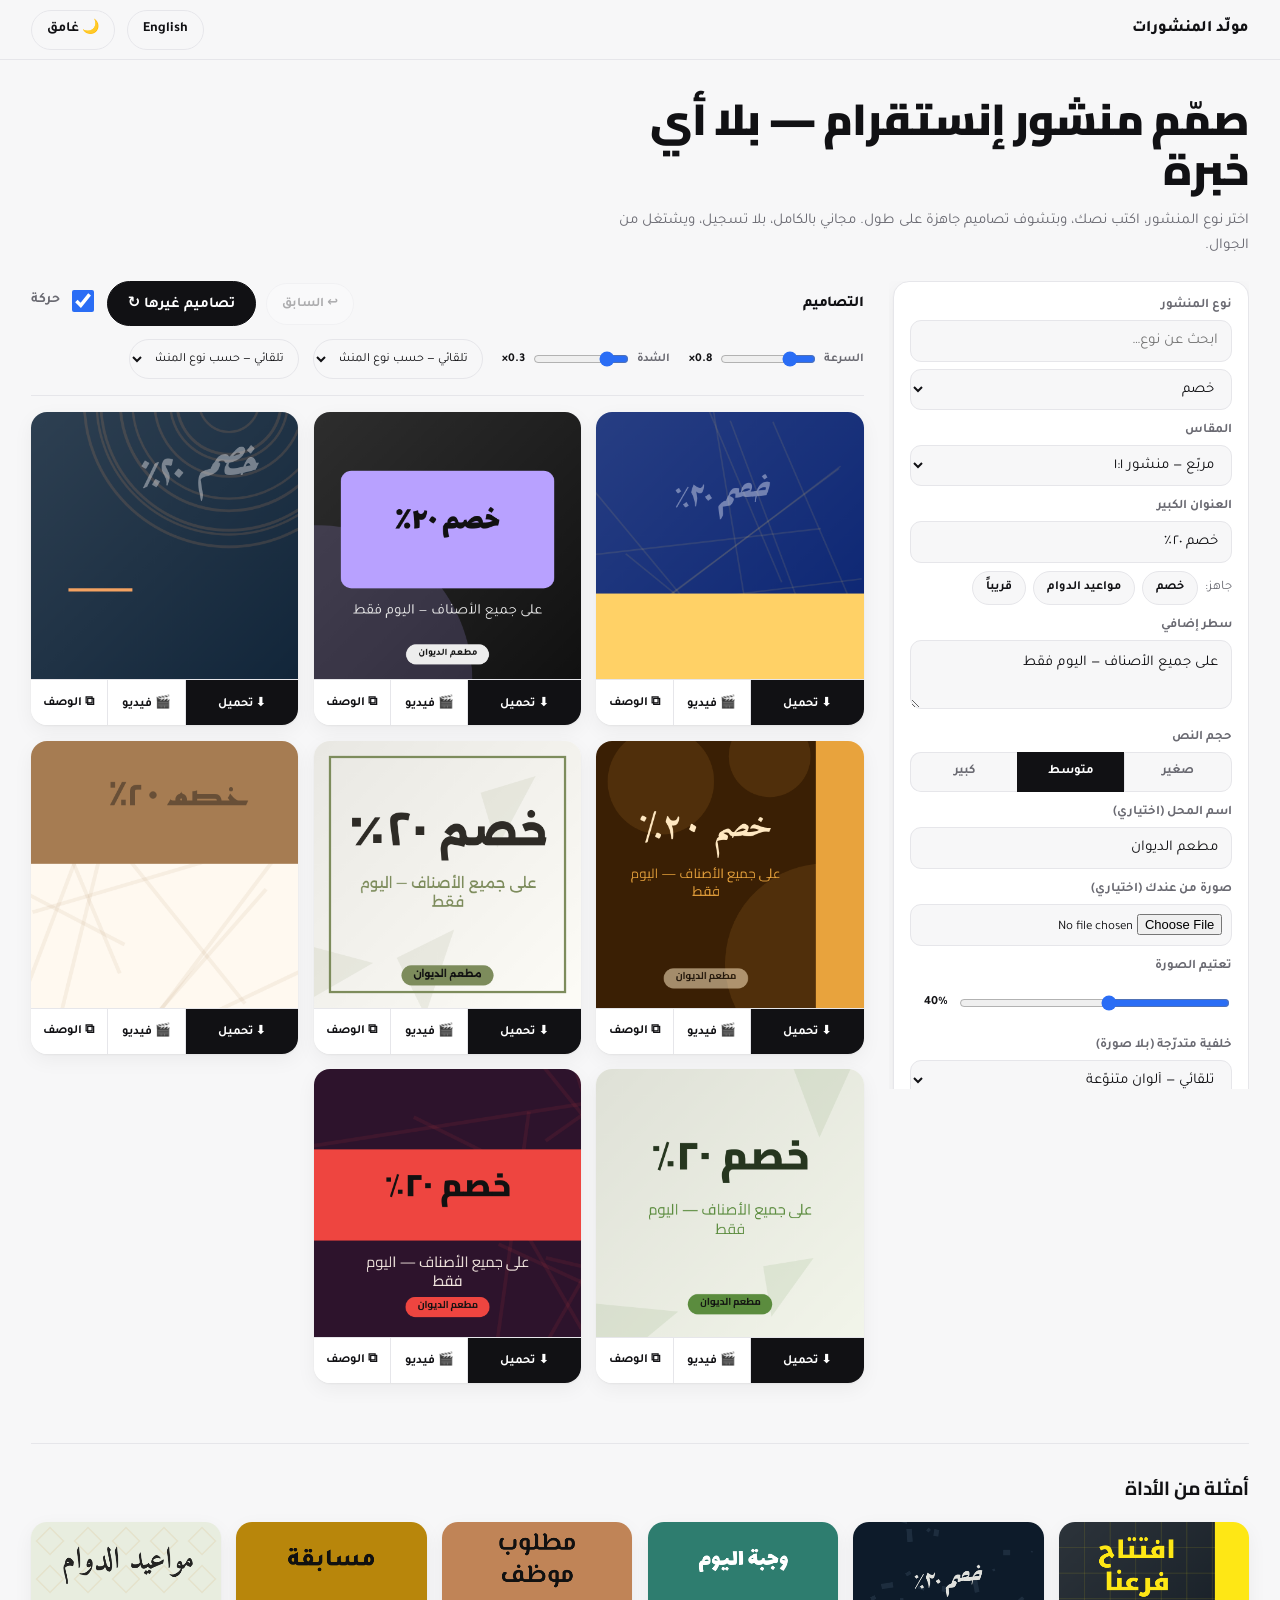
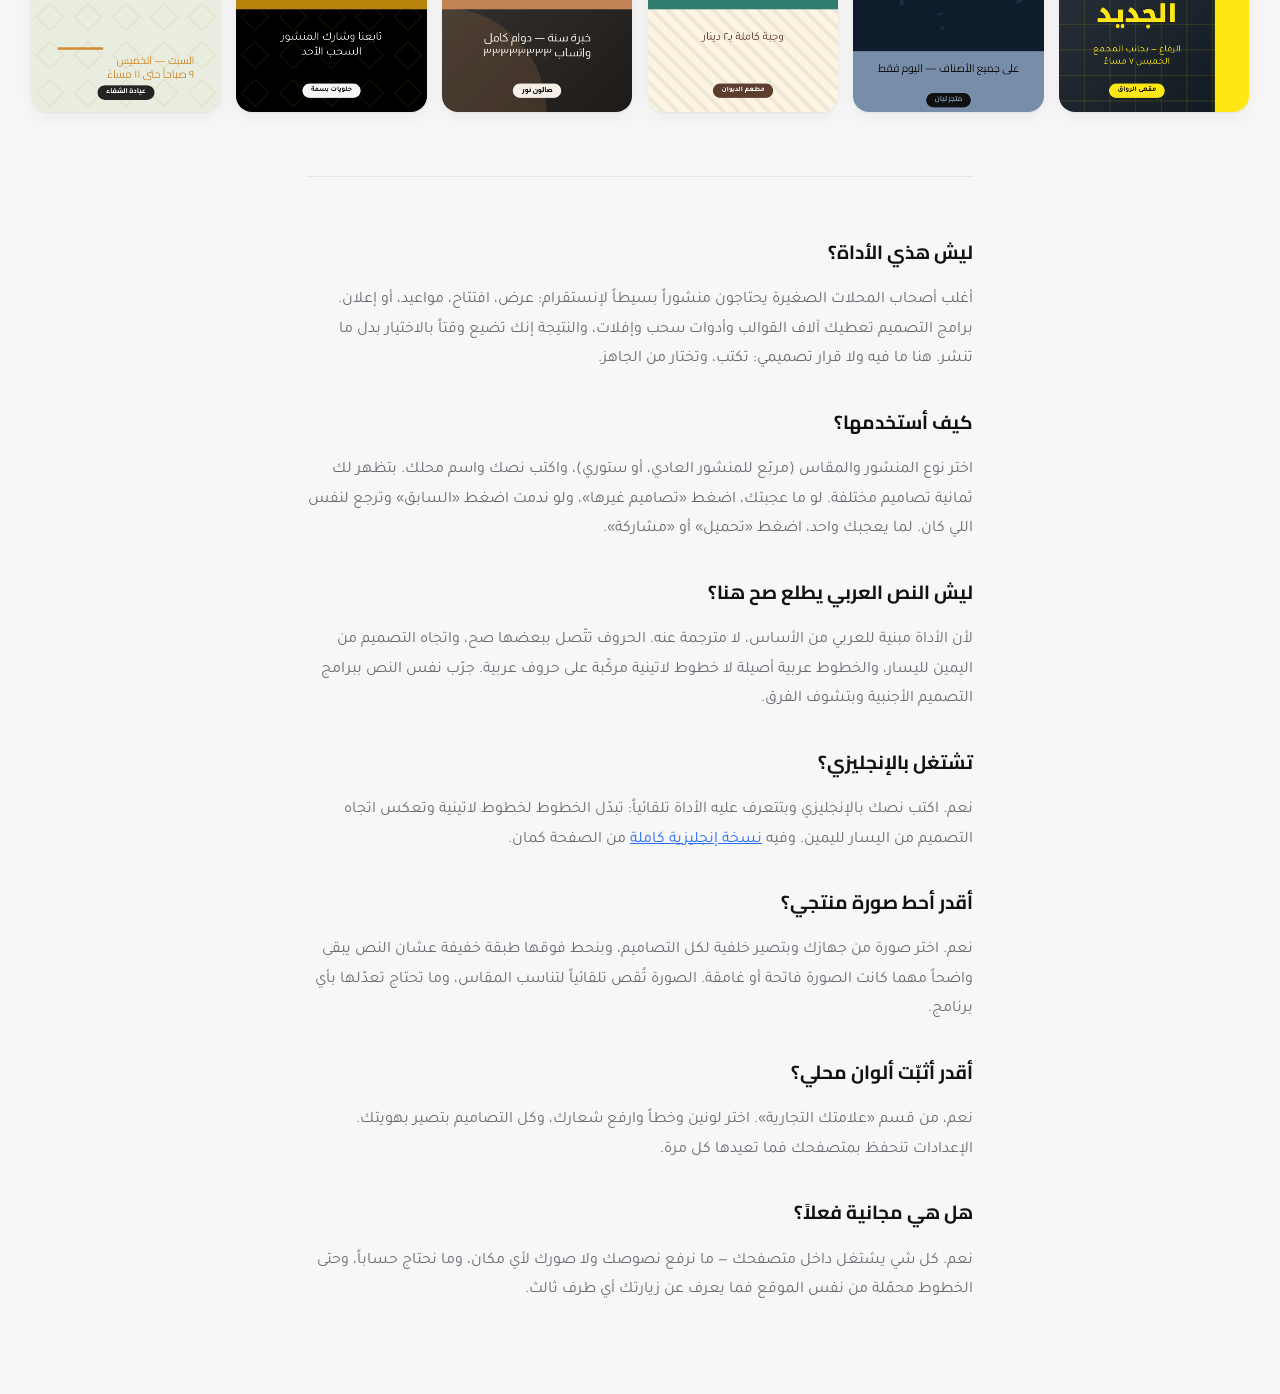
<file: index.html>
<!doctype html>
<html lang="ar" dir="rtl">
<head>
<meta charset="utf-8">
<meta name="viewport" content="width=device-width,initial-scale=1">
<title>تصميم منشور إنستقرام بالعربي — أداة مجانية بلا خبرة تصميم</title>
<meta name="description" content="اكتب نص عرضك وخذ تصميم منشور إنستقرام جاهز بالعربي: عروض، افتتاح، مواعيد، وظائف. مربّع وستوري. مجاني، بلا تسجيل، بلا برامج تصميم.">
<meta name="theme-color" content="#f7f7f8" media="(prefers-color-scheme: light)">
<meta name="theme-color" content="#0e0e10" media="(prefers-color-scheme: dark)">
<link rel="canonical" href="./">
<link rel="alternate" hreflang="ar" href="./">
<link rel="alternate" hreflang="en" href="./en/">
<link rel="alternate" hreflang="x-default" href="./">
<meta property="og:type" content="website">
<meta property="og:site_name" content="مولّد المنشورات">
<meta property="og:locale" content="ar_BH">
<meta property="og:locale:alternate" content="en_US">
<meta property="og:url" content="https://mohframevision.github.io/post-generator/">
<meta property="og:title" content="تصميم منشور إنستقرام بالعربي — بلا خبرة تصميم">
<meta property="og:description" content="اكتب نص عرضك وخذ ثمانية تصاميم جاهزة بالعربي: صورة أو فيديو. مجاني، بلا تسجيل، وكل شي داخل متصفحك.">
<meta property="og:image" content="https://mohframevision.github.io/post-generator/og.png">
<meta property="og:image:width" content="1200">
<meta property="og:image:height" content="630">
<meta property="og:image:alt" content="مثال على منشور صُنع بالأداة">
<meta name="twitter:card" content="summary_large_image">
<meta name="twitter:title" content="تصميم منشور إنستقرام بالعربي — بلا خبرة تصميم">
<meta name="twitter:description" content="اكتب نصك وخذ ثمانية تصاميم جاهزة. مجاني وبلا تسجيل.">
<meta name="twitter:image" content="https://mohframevision.github.io/post-generator/og.png">
<script type="application/ld+json">
{"@context":"https://schema.org","@type":"SoftwareApplication",
"name":"مولّد منشورات إنستقرام بالعربي","applicationCategory":"DesignApplication",
"operatingSystem":"Any (web browser)","inLanguage":["ar","en"],
"url":"https://mohframevision.github.io/post-generator/",
"description":"أداة مجانية تكتب فيها نصك فتخرج لك ثمانية تصاميم منشورات جاهزة بالعربي أو الإنجليزي، صورة أو فيديو. تعمل كلياً داخل المتصفح.",
"offers":{"@type":"Offer","price":"0","priceCurrency":"USD"},
"isAccessibleForFree":true,
"featureList":["٣٧ نوع منشور","عربي وإنجليزي","مربّع وعمودي وستوري","تصدير صورة أو فيديو MP4","ألوان وشعار العلامة التجارية"]}
</script>
<!-- ضع هنا وسم التحقق من Google Search Console بعد النشر -->
<script>
  // نحطّ الثيم قبل ما ترسم الصفحة، وإلا يومض أبيض ثم يصير غامقاً
  document.documentElement.dataset.theme = localStorage.getItem('theme') ||
    (matchMedia('(prefers-color-scheme: dark)').matches ? 'dark' : 'light');
</script>
<link href="fonts.css" rel="stylesheet">
<link href="style.css" rel="stylesheet">
</head>
<body>

<header class="top">
  <span class="mark">مولّد المنشورات</span>
  <a href="en/index.html" hreflang="en">English</a>
  <button id="theme"></button>
</header>

<main>
  <div class="hero">
    <h1 data-i18n="h1"></h1>
    <p class="lede" data-i18n="lede"></p>
  </div>

  <div class="app">
    <aside class="side">
      <div class="card-box">
        <div class="fields">
          <div><label for="type" data-i18n="lType"></label>
            <input id="typeSearch" type="search" data-i18n-ph="searchTypes" autocomplete="off">
            <select id="type"></select>
            <span id="typeNote" class="hint" hidden></span></div>
          <div><label for="size" data-i18n="lSize"></label><select id="size"></select></div>
          <div><label for="title" id="titleLabel"></label>
            <input id="title" maxlength="70" autocomplete="off">
            <div id="chips" class="chips"></div></div>
          <div><label for="sub" id="subLabel"></label>
            <textarea id="sub" rows="2" maxlength="140"></textarea></div>
          <div><label data-i18n="lTextSize"></label><div id="textSize" class="segs"></div></div>
          <div><label for="name" data-i18n="lName"></label>
            <input id="name" maxlength="40" autocomplete="off"></div>
          <div><label for="photo" data-i18n="lPhoto"></label>
            <div class="photo-row">
              <input id="photo" type="file" accept="image/*">
              <button id="clearPhoto" class="ghost" data-i18n="clearPhoto" hidden></button>
            </div></div>
          <div><label for="scrim" data-i18n="lScrim"></label>
            <div class="row"><input type="range" id="scrim" min="0" max="90" step="5" value="40"><b id="scrimVal"></b></div></div>
          <div><label for="grad" data-i18n="lGrad"></label><select id="grad"></select></div>
        </div>
      </div>

      <details id="brandBox">
        <summary data-i18n="brand"></summary>
        <div class="brand">
          <label class="check"><input type="checkbox" id="useBrand"> <span data-i18n="useBrand"></span></label>
          <div class="colors">
            <label><span data-i18n="primary"></span> <input type="color" id="brandColor" value="#0B3D2E"></label>
            <label><span data-i18n="accent"></span> <input type="color" id="brandAccent" value="#D4AF37"></label>
          </div>
          <div><label for="brandFont" data-i18n="bFont"></label><select id="brandFont"></select></div>
          <div><label for="logoPos" data-i18n="lLogoPos"></label><select id="logoPos"></select></div>
          <div><label for="logo" data-i18n="lLogo"></label>
            <div class="photo-row">
              <input id="logo" type="file" accept="image/*">
              <button id="clearLogo" class="ghost" data-i18n="clearLogo" hidden></button>
            </div></div>
        </div>
      </details>
    </aside>

    <section class="work">
      <div class="bar">
        <h2 data-i18n="results"></h2>
        <button id="back" class="ghost" data-i18n="back" disabled></button>
        <button id="more" data-i18n="more"></button>
        <label class="check"><input type="checkbox" id="animate"> <span data-i18n="animate"></span></label>
        <span id="motionCtl" class="sliders">
          <label><span data-i18n="speed"></span>
            <input type="range" id="speed" min="0.4" max="2.2" step="0.1" value="0.8"><b id="speedVal"></b></label>
          <label><span data-i18n="power"></span>
            <input type="range" id="power" min="0" max="1.8" step="0.1" value="0.3"><b id="powerVal"></b></label>
          <select id="animPick" class="pick"></select>
          <select id="bgPick" class="pick"></select>
        </span>
      </div>
      <div id="grid"></div>
    </section>
  </div>

  <section class="showcase-wrap">
    <h2 data-i18n="showcase"></h2>
    <div id="showcase" class="showcase"></div>
  </section>

  <section class="explain">
    <h2>ليش هذي الأداة؟</h2>
    <p>أغلب أصحاب المحلات الصغيرة يحتاجون منشوراً بسيطاً لإنستقرام: عرض، افتتاح، مواعيد،
      أو إعلان. برامج التصميم تعطيك آلاف القوالب وأدوات سحب وإفلات، والنتيجة إنك تضيع
      وقتاً بالاختيار بدل ما تنشر. هنا ما فيه ولا قرار تصميمي: تكتب، وتختار من الجاهز.</p>
    <h2>كيف أستخدمها؟</h2>
    <p>اختر نوع المنشور والمقاس (مربّع للمنشور العادي، أو ستوري)، واكتب نصك واسم محلك.
      بتظهر لك ثمانية تصاميم مختلفة. لو ما عجبتك، اضغط «تصاميم غيرها»، ولو ندمت اضغط
      «السابق» وترجع لنفس اللي كان. لما يعجبك واحد، اضغط «تحميل» أو «مشاركة».</p>
    <h2>ليش النص العربي يطلع صح هنا؟</h2>
    <p>لأن الأداة مبنية للعربي من الأساس، لا مترجمة عنه. الحروف تتّصل ببعضها صح،
      واتجاه التصميم من اليمين لليسار، والخطوط عربية أصيلة لا خطوط لاتينية مركّبة
      على حروف عربية. جرّب نفس النص ببرامج التصميم الأجنبية وبتشوف الفرق.</p>
    <h2>تشتغل بالإنجليزي؟</h2>
    <p>نعم. اكتب نصك بالإنجليزي وبتتعرف عليه الأداة تلقائياً: تبدّل الخطوط لخطوط
      لاتينية وتعكس اتجاه التصميم من اليسار لليمين. وفيه
      <a href="en/index.html" hreflang="en">نسخة إنجليزية كاملة</a> من الصفحة كمان.</p>
    <h2>أقدر أحط صورة منتجي؟</h2>
    <p>نعم. اختر صورة من جهازك وبتصير خلفية لكل التصاميم، وبنحط فوقها طبقة خفيفة
      عشان النص يبقى واضحاً مهما كانت الصورة فاتحة أو غامقة. الصورة تُقص تلقائياً
      لتناسب المقاس، وما تحتاج تعدّلها بأي برنامج.</p>
    <h2>أقدر أثبّت ألوان محلي؟</h2>
    <p>نعم، من قسم «علامتك التجارية». اختر لونين وخطاً وارفع شعارك، وكل التصاميم
      بتصير بهويتك. الإعدادات تنحفظ بمتصفحك فما تعيدها كل مرة.</p>
    <h2>هل هي مجانية فعلاً؟</h2>
    <p>نعم. كل شي يشتغل داخل متصفحك — ما نرفع نصوصك ولا صورك لأي مكان، وما نحتاج حساباً،
      وحتى الخطوط محمّلة من نفس الموقع فما يعرف عن زيارتك أي طرف ثالث.</p>
  </section>
</main>

<div id="toast" class="toast" role="status" aria-live="polite"></div>

<dialog id="zoom">
  <canvas id="zoomCanvas"></canvas>
  <div class="actions" id="zoomActions"></div>
</dialog>

<script src="design.js"></script>
<script src="app.js"></script>
</body>
</html>
</file>
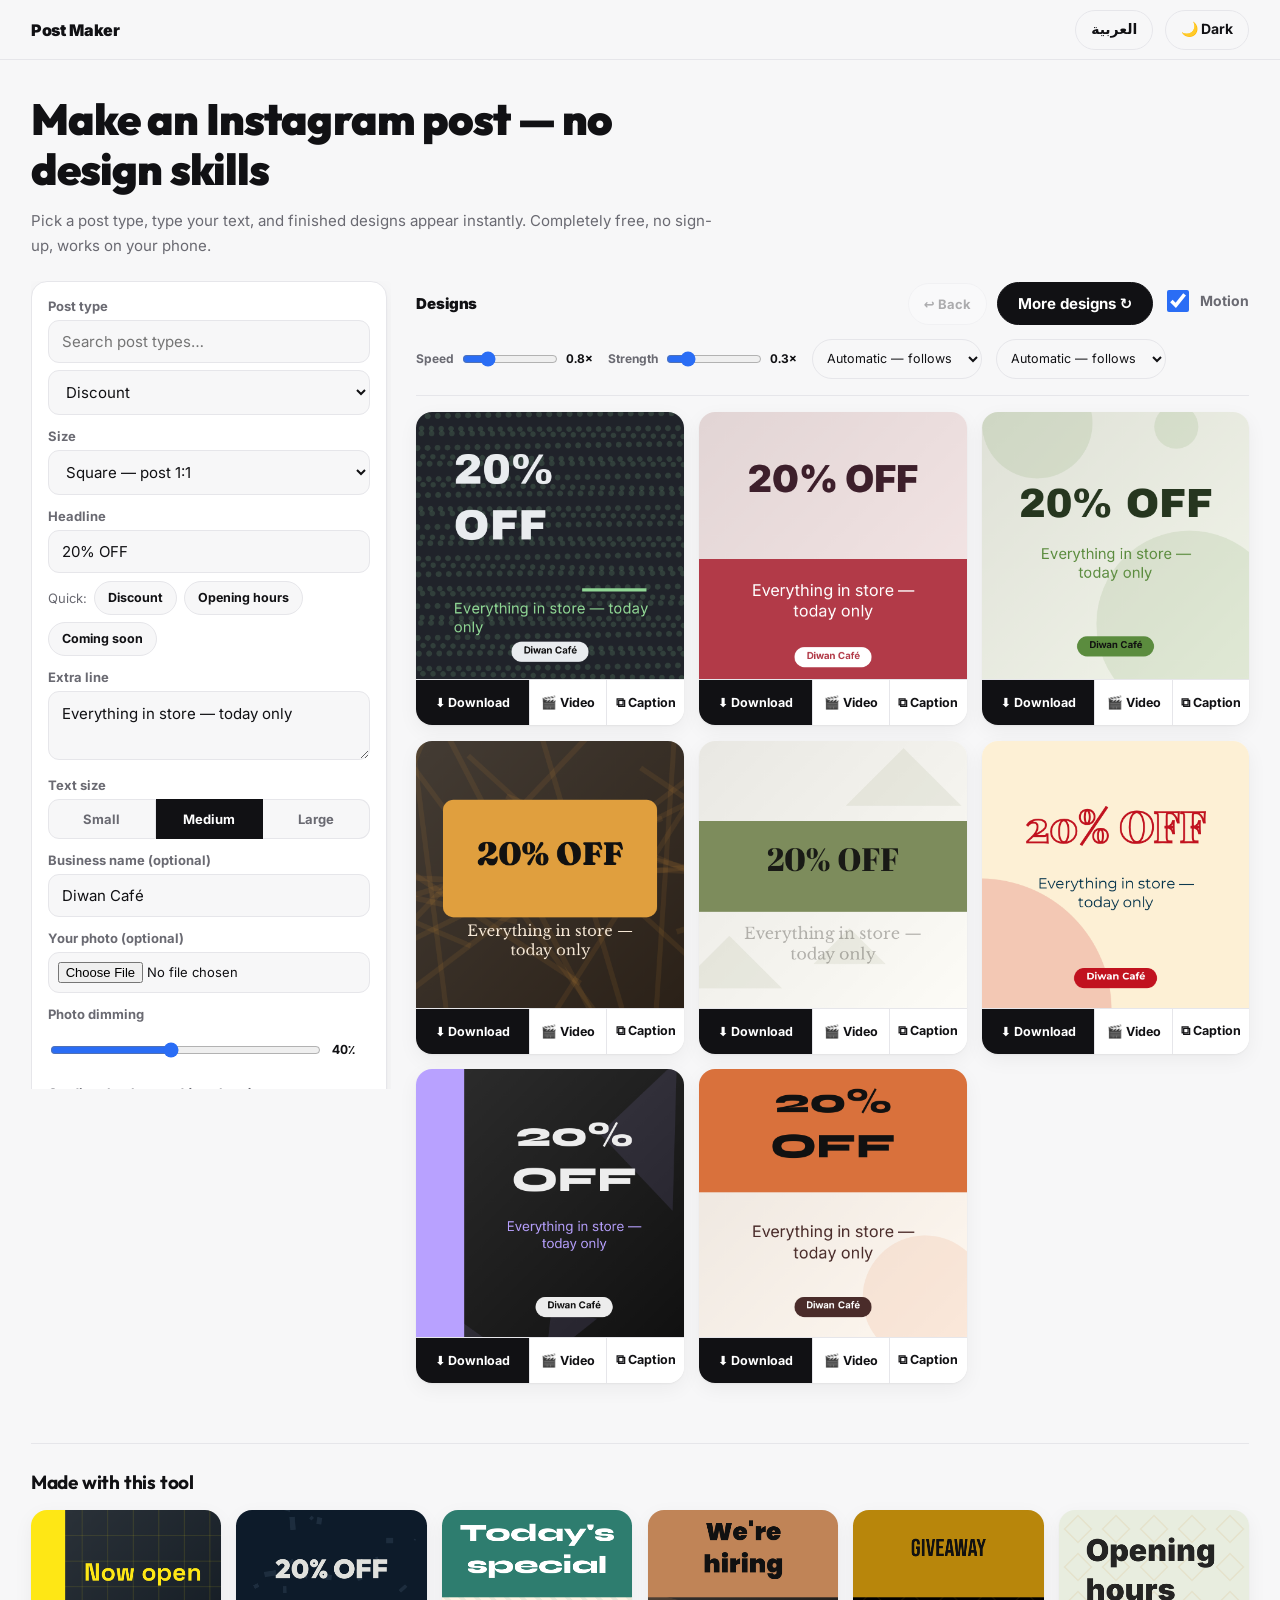
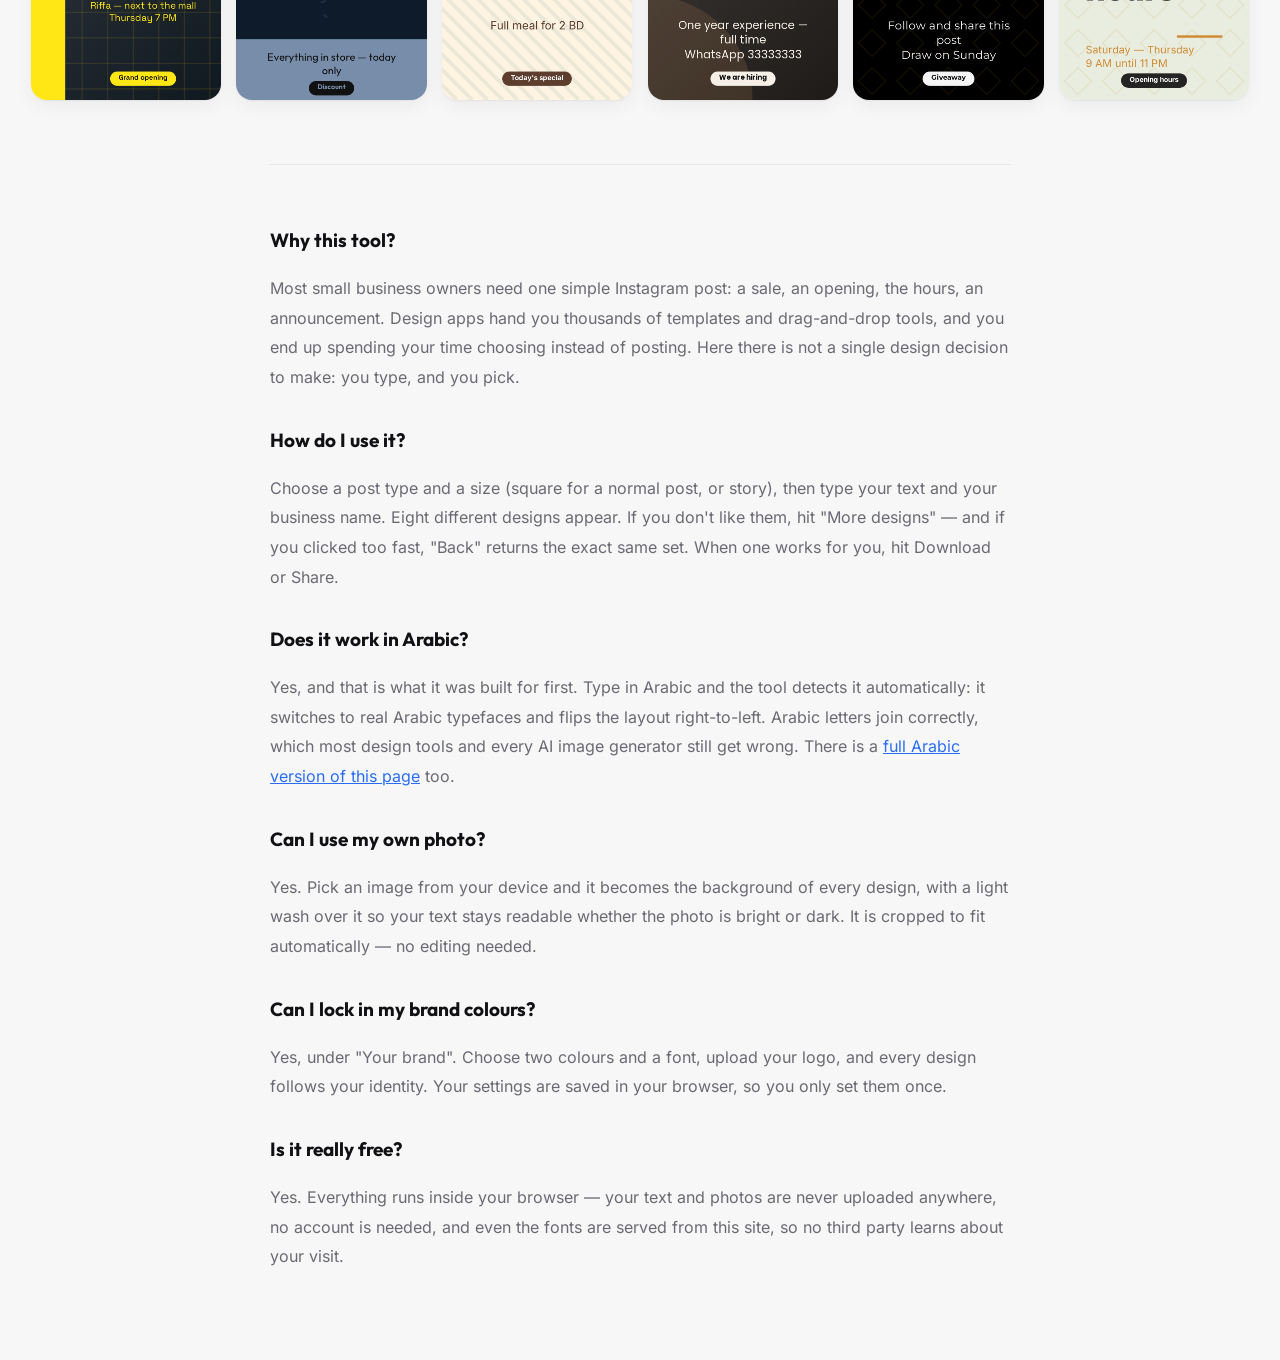
<file: en/index.html>
<!doctype html>
<html lang="en" dir="ltr">
<head>
<meta charset="utf-8">
<meta name="viewport" content="width=device-width,initial-scale=1">
<title>Free Instagram Post Maker — no design skills needed</title>
<meta name="description" content="Type your text and get a finished Instagram post: sales, openings, opening hours, hiring. Square and story sizes. Free, no sign-up, no design app. Works in English and Arabic.">
<meta name="theme-color" content="#f7f7f8" media="(prefers-color-scheme: light)">
<meta name="theme-color" content="#0e0e10" media="(prefers-color-scheme: dark)">
<link rel="canonical" href="./">
<link rel="alternate" hreflang="en" href="./">
<link rel="alternate" hreflang="ar" href="../">
<link rel="alternate" hreflang="x-default" href="../">
<meta property="og:type" content="website">
<meta property="og:site_name" content="Post Maker">
<meta property="og:locale" content="en_US">
<meta property="og:locale:alternate" content="ar_BH">
<meta property="og:url" content="https://mohframevision.github.io/post-generator/en/">
<meta property="og:title" content="Free Instagram Post Maker — no design skills needed">
<meta property="og:description" content="Type your text and get eight finished designs — image or video. Free, no sign-up, and everything runs inside your browser.">
<meta property="og:image" content="https://mohframevision.github.io/post-generator/og.png">
<meta property="og:image:width" content="1200">
<meta property="og:image:height" content="630">
<meta property="og:image:alt" content="An example post made with this tool">
<meta name="twitter:card" content="summary_large_image">
<meta name="twitter:title" content="Free Instagram Post Maker — no design skills needed">
<meta name="twitter:description" content="Type your text, get eight finished designs. Free, no sign-up.">
<meta name="twitter:image" content="https://mohframevision.github.io/post-generator/og.png">
<script type="application/ld+json">
{"@context":"https://schema.org","@type":"SoftwareApplication",
"name":"Arabic & English Instagram Post Maker","applicationCategory":"DesignApplication",
"operatingSystem":"Any (web browser)","inLanguage":["ar","en"],
"url":"https://mohframevision.github.io/post-generator/en/",
"description":"A free tool: type your text and get eight finished Instagram post designs in Arabic or English, as an image or an MP4 video. Runs entirely in your browser.",
"offers":{"@type":"Offer","price":"0","priceCurrency":"USD"},
"isAccessibleForFree":true,
"featureList":["37 post types","Arabic and English","Square, portrait and story","PNG or MP4 export","Brand colours and logo"]}
</script>
<!-- Put the Google Search Console verification tag here after publishing -->
<script>
  // Set the theme before the page paints, otherwise it flashes white then goes dark
  document.documentElement.dataset.theme = localStorage.getItem('theme') ||
    (matchMedia('(prefers-color-scheme: dark)').matches ? 'dark' : 'light');
</script>
<link href="../fonts.css" rel="stylesheet">
<link href="../style.css" rel="stylesheet">
</head>
<body>

<header class="top">
  <span class="mark">Post Maker</span>
  <a href="../index.html" hreflang="ar">العربية</a>
  <button id="theme"></button>
</header>

<main>
  <div class="hero">
    <h1 data-i18n="h1"></h1>
    <p class="lede" data-i18n="lede"></p>
  </div>

  <div class="app">
    <aside class="side">
      <div class="card-box">
        <div class="fields">
          <div><label for="type" data-i18n="lType"></label>
            <input id="typeSearch" type="search" data-i18n-ph="searchTypes" autocomplete="off">
            <select id="type"></select>
            <span id="typeNote" class="hint" hidden></span></div>
          <div><label for="size" data-i18n="lSize"></label><select id="size"></select></div>
          <div><label for="title" id="titleLabel"></label>
            <input id="title" maxlength="70" autocomplete="off">
            <div id="chips" class="chips"></div></div>
          <div><label for="sub" id="subLabel"></label>
            <textarea id="sub" rows="2" maxlength="140"></textarea></div>
          <div><label data-i18n="lTextSize"></label><div id="textSize" class="segs"></div></div>
          <div><label for="name" data-i18n="lName"></label>
            <input id="name" maxlength="40" autocomplete="off"></div>
          <div><label for="photo" data-i18n="lPhoto"></label>
            <div class="photo-row">
              <input id="photo" type="file" accept="image/*">
              <button id="clearPhoto" class="ghost" data-i18n="clearPhoto" hidden></button>
            </div></div>
          <div><label for="scrim" data-i18n="lScrim"></label>
            <div class="row"><input type="range" id="scrim" min="0" max="90" step="5" value="40"><b id="scrimVal"></b></div></div>
          <div><label for="grad" data-i18n="lGrad"></label><select id="grad"></select></div>
        </div>
      </div>

      <details id="brandBox">
        <summary data-i18n="brand"></summary>
        <div class="brand">
          <label class="check"><input type="checkbox" id="useBrand"> <span data-i18n="useBrand"></span></label>
          <div class="colors">
            <label><span data-i18n="primary"></span> <input type="color" id="brandColor" value="#0B3D2E"></label>
            <label><span data-i18n="accent"></span> <input type="color" id="brandAccent" value="#D4AF37"></label>
          </div>
          <div><label for="brandFont" data-i18n="bFont"></label><select id="brandFont"></select></div>
          <div><label for="logoPos" data-i18n="lLogoPos"></label><select id="logoPos"></select></div>
          <div><label for="logo" data-i18n="lLogo"></label>
            <div class="photo-row">
              <input id="logo" type="file" accept="image/*">
              <button id="clearLogo" class="ghost" data-i18n="clearLogo" hidden></button>
            </div></div>
        </div>
      </details>
    </aside>

    <section class="work">
      <div class="bar">
        <h2 data-i18n="results"></h2>
        <button id="back" class="ghost" data-i18n="back" disabled></button>
        <button id="more" data-i18n="more"></button>
        <label class="check"><input type="checkbox" id="animate"> <span data-i18n="animate"></span></label>
        <span id="motionCtl" class="sliders">
          <label><span data-i18n="speed"></span>
            <input type="range" id="speed" min="0.4" max="2.2" step="0.1" value="0.8"><b id="speedVal"></b></label>
          <label><span data-i18n="power"></span>
            <input type="range" id="power" min="0" max="1.8" step="0.1" value="0.3"><b id="powerVal"></b></label>
          <select id="animPick" class="pick"></select>
          <select id="bgPick" class="pick"></select>
        </span>
      </div>
      <div id="grid"></div>
    </section>
  </div>

  <section class="showcase-wrap">
    <h2 data-i18n="showcase"></h2>
    <div id="showcase" class="showcase"></div>
  </section>

  <section class="explain">
    <h2>Why this tool?</h2>
    <p>Most small business owners need one simple Instagram post: a sale, an opening,
      the hours, an announcement. Design apps hand you thousands of templates and
      drag-and-drop tools, and you end up spending your time choosing instead of posting.
      Here there is not a single design decision to make: you type, and you pick.</p>
    <h2>How do I use it?</h2>
    <p>Choose a post type and a size (square for a normal post, or story), then type your
      text and your business name. Eight different designs appear. If you don't like them,
      hit "More designs" — and if you clicked too fast, "Back" returns the exact same set.
      When one works for you, hit Download or Share.</p>
    <h2>Does it work in Arabic?</h2>
    <p>Yes, and that is what it was built for first. Type in Arabic and the tool detects it
      automatically: it switches to real Arabic typefaces and flips the layout right-to-left.
      Arabic letters join correctly, which most design tools and every AI image generator
      still get wrong. There is a
      <a href="../index.html" hreflang="ar">full Arabic version of this page</a> too.</p>
    <h2>Can I use my own photo?</h2>
    <p>Yes. Pick an image from your device and it becomes the background of every design,
      with a light wash over it so your text stays readable whether the photo is bright or
      dark. It is cropped to fit automatically — no editing needed.</p>
    <h2>Can I lock in my brand colours?</h2>
    <p>Yes, under "Your brand". Choose two colours and a font, upload your logo, and every
      design follows your identity. Your settings are saved in your browser, so you only
      set them once.</p>
    <h2>Is it really free?</h2>
    <p>Yes. Everything runs inside your browser — your text and photos are never uploaded
      anywhere, no account is needed, and even the fonts are served from this site, so no
      third party learns about your visit.</p>
  </section>
</main>

<div id="toast" class="toast" role="status" aria-live="polite"></div>

<dialog id="zoom">
  <canvas id="zoomCanvas"></canvas>
  <div class="actions" id="zoomActions"></div>
</dialog>

<script src="../design.js"></script>
<script src="../app.js"></script>
</body>
</html>
</file>
<file: fonts.css>
/* Local fonts, downloaded from Google Fonts. No network, no third party. */
@font-face {
  font-family: 'Almarai';
  font-style: normal;
  font-weight: 400;
  font-display: swap;
  src: url(fonts/almarai-400-arabic.woff2) format('woff2');
  unicode-range: U+0600-06FF, U+0750-077F, U+0870-088E, U+0890-0891, U+0897-08E1, U+08E3-08FF, U+200C-200E, U+2010-2011, U+204F, U+2E41, U+FB50-FDFF, U+FE70-FE74, U+FE76-FEFC, U+102E0-102FB, U+10E60-10E7E, U+10EC2-10EC4, U+10EFC-10EFF, U+1EE00-1EE03, U+1EE05-1EE1F, U+1EE21-1EE22, U+1EE24, U+1EE27, U+1EE29-1EE32, U+1EE34-1EE37, U+1EE39, U+1EE3B, U+1EE42, U+1EE47, U+1EE49, U+1EE4B, U+1EE4D-1EE4F, U+1EE51-1EE52, U+1EE54, U+1EE57, U+1EE59, U+1EE5B, U+1EE5D, U+1EE5F, U+1EE61-1EE62, U+1EE64, U+1EE67-1EE6A, U+1EE6C-1EE72, U+1EE74-1EE77, U+1EE79-1EE7C, U+1EE7E, U+1EE80-1EE89, U+1EE8B-1EE9B, U+1EEA1-1EEA3, U+1EEA5-1EEA9, U+1EEAB-1EEBB, U+1EEF0-1EEF1;
}
@font-face {
  font-family: 'Almarai';
  font-style: normal;
  font-weight: 400;
  font-display: swap;
  src: url(fonts/almarai-400-latin.woff2) format('woff2');
  unicode-range: U+0000-00FF, U+0131, U+0152-0153, U+02BB-02BC, U+02C6, U+02DA, U+02DC, U+0304, U+0308, U+0329, U+2000-206F, U+20AC, U+2122, U+2191, U+2193, U+2212, U+2215, U+FEFF, U+FFFD;
}
@font-face {
  font-family: 'Almarai';
  font-style: normal;
  font-weight: 800;
  font-display: swap;
  src: url(fonts/almarai-800-arabic.woff2) format('woff2');
  unicode-range: U+0600-06FF, U+0750-077F, U+0870-088E, U+0890-0891, U+0897-08E1, U+08E3-08FF, U+200C-200E, U+2010-2011, U+204F, U+2E41, U+FB50-FDFF, U+FE70-FE74, U+FE76-FEFC, U+102E0-102FB, U+10E60-10E7E, U+10EC2-10EC4, U+10EFC-10EFF, U+1EE00-1EE03, U+1EE05-1EE1F, U+1EE21-1EE22, U+1EE24, U+1EE27, U+1EE29-1EE32, U+1EE34-1EE37, U+1EE39, U+1EE3B, U+1EE42, U+1EE47, U+1EE49, U+1EE4B, U+1EE4D-1EE4F, U+1EE51-1EE52, U+1EE54, U+1EE57, U+1EE59, U+1EE5B, U+1EE5D, U+1EE5F, U+1EE61-1EE62, U+1EE64, U+1EE67-1EE6A, U+1EE6C-1EE72, U+1EE74-1EE77, U+1EE79-1EE7C, U+1EE7E, U+1EE80-1EE89, U+1EE8B-1EE9B, U+1EEA1-1EEA3, U+1EEA5-1EEA9, U+1EEAB-1EEBB, U+1EEF0-1EEF1;
}
@font-face {
  font-family: 'Almarai';
  font-style: normal;
  font-weight: 800;
  font-display: swap;
  src: url(fonts/almarai-800-latin.woff2) format('woff2');
  unicode-range: U+0000-00FF, U+0131, U+0152-0153, U+02BB-02BC, U+02C6, U+02DA, U+02DC, U+0304, U+0308, U+0329, U+2000-206F, U+20AC, U+2122, U+2191, U+2193, U+2212, U+2215, U+FEFF, U+FFFD;
}
@font-face {
  font-family: 'Cairo';
  font-style: normal;
  font-weight: 400;
  font-display: swap;
  src: url(fonts/cairo-400-arabic.woff2) format('woff2');
  unicode-range: U+0600-06FF, U+0750-077F, U+0870-088E, U+0890-0891, U+0897-08E1, U+08E3-08FF, U+200C-200E, U+2010-2011, U+204F, U+2E41, U+FB50-FDFF, U+FE70-FE74, U+FE76-FEFC, U+102E0-102FB, U+10E60-10E7E, U+10EC2-10EC4, U+10EFC-10EFF, U+1EE00-1EE03, U+1EE05-1EE1F, U+1EE21-1EE22, U+1EE24, U+1EE27, U+1EE29-1EE32, U+1EE34-1EE37, U+1EE39, U+1EE3B, U+1EE42, U+1EE47, U+1EE49, U+1EE4B, U+1EE4D-1EE4F, U+1EE51-1EE52, U+1EE54, U+1EE57, U+1EE59, U+1EE5B, U+1EE5D, U+1EE5F, U+1EE61-1EE62, U+1EE64, U+1EE67-1EE6A, U+1EE6C-1EE72, U+1EE74-1EE77, U+1EE79-1EE7C, U+1EE7E, U+1EE80-1EE89, U+1EE8B-1EE9B, U+1EEA1-1EEA3, U+1EEA5-1EEA9, U+1EEAB-1EEBB, U+1EEF0-1EEF1;
}
@font-face {
  font-family: 'Cairo';
  font-style: normal;
  font-weight: 400;
  font-display: swap;
  src: url(fonts/cairo-400-latin-ext.woff2) format('woff2');
  unicode-range: U+0100-02BA, U+02BD-02C5, U+02C7-02CC, U+02CE-02D7, U+02DD-02FF, U+0304, U+0308, U+0329, U+1D00-1DBF, U+1E00-1E9F, U+1EF2-1EFF, U+2020, U+20A0-20AB, U+20AD-20C0, U+2113, U+2C60-2C7F, U+A720-A7FF;
}
@font-face {
  font-family: 'Cairo';
  font-style: normal;
  font-weight: 400;
  font-display: swap;
  src: url(fonts/cairo-400-latin.woff2) format('woff2');
  unicode-range: U+0000-00FF, U+0131, U+0152-0153, U+02BB-02BC, U+02C6, U+02DA, U+02DC, U+0304, U+0308, U+0329, U+2000-206F, U+20AC, U+2122, U+2191, U+2193, U+2212, U+2215, U+FEFF, U+FFFD;
}
@font-face {
  font-family: 'Cairo';
  font-style: normal;
  font-weight: 700;
  font-display: swap;
  src: url(fonts/cairo-700-arabic.woff2) format('woff2');
  unicode-range: U+0600-06FF, U+0750-077F, U+0870-088E, U+0890-0891, U+0897-08E1, U+08E3-08FF, U+200C-200E, U+2010-2011, U+204F, U+2E41, U+FB50-FDFF, U+FE70-FE74, U+FE76-FEFC, U+102E0-102FB, U+10E60-10E7E, U+10EC2-10EC4, U+10EFC-10EFF, U+1EE00-1EE03, U+1EE05-1EE1F, U+1EE21-1EE22, U+1EE24, U+1EE27, U+1EE29-1EE32, U+1EE34-1EE37, U+1EE39, U+1EE3B, U+1EE42, U+1EE47, U+1EE49, U+1EE4B, U+1EE4D-1EE4F, U+1EE51-1EE52, U+1EE54, U+1EE57, U+1EE59, U+1EE5B, U+1EE5D, U+1EE5F, U+1EE61-1EE62, U+1EE64, U+1EE67-1EE6A, U+1EE6C-1EE72, U+1EE74-1EE77, U+1EE79-1EE7C, U+1EE7E, U+1EE80-1EE89, U+1EE8B-1EE9B, U+1EEA1-1EEA3, U+1EEA5-1EEA9, U+1EEAB-1EEBB, U+1EEF0-1EEF1;
}
@font-face {
  font-family: 'Cairo';
  font-style: normal;
  font-weight: 700;
  font-display: swap;
  src: url(fonts/cairo-700-latin-ext.woff2) format('woff2');
  unicode-range: U+0100-02BA, U+02BD-02C5, U+02C7-02CC, U+02CE-02D7, U+02DD-02FF, U+0304, U+0308, U+0329, U+1D00-1DBF, U+1E00-1E9F, U+1EF2-1EFF, U+2020, U+20A0-20AB, U+20AD-20C0, U+2113, U+2C60-2C7F, U+A720-A7FF;
}
@font-face {
  font-family: 'Cairo';
  font-style: normal;
  font-weight: 700;
  font-display: swap;
  src: url(fonts/cairo-700-latin.woff2) format('woff2');
  unicode-range: U+0000-00FF, U+0131, U+0152-0153, U+02BB-02BC, U+02C6, U+02DA, U+02DC, U+0304, U+0308, U+0329, U+2000-206F, U+20AC, U+2122, U+2191, U+2193, U+2212, U+2215, U+FEFF, U+FFFD;
}
@font-face {
  font-family: 'Cairo';
  font-style: normal;
  font-weight: 900;
  font-display: swap;
  src: url(fonts/cairo-900-arabic.woff2) format('woff2');
  unicode-range: U+0600-06FF, U+0750-077F, U+0870-088E, U+0890-0891, U+0897-08E1, U+08E3-08FF, U+200C-200E, U+2010-2011, U+204F, U+2E41, U+FB50-FDFF, U+FE70-FE74, U+FE76-FEFC, U+102E0-102FB, U+10E60-10E7E, U+10EC2-10EC4, U+10EFC-10EFF, U+1EE00-1EE03, U+1EE05-1EE1F, U+1EE21-1EE22, U+1EE24, U+1EE27, U+1EE29-1EE32, U+1EE34-1EE37, U+1EE39, U+1EE3B, U+1EE42, U+1EE47, U+1EE49, U+1EE4B, U+1EE4D-1EE4F, U+1EE51-1EE52, U+1EE54, U+1EE57, U+1EE59, U+1EE5B, U+1EE5D, U+1EE5F, U+1EE61-1EE62, U+1EE64, U+1EE67-1EE6A, U+1EE6C-1EE72, U+1EE74-1EE77, U+1EE79-1EE7C, U+1EE7E, U+1EE80-1EE89, U+1EE8B-1EE9B, U+1EEA1-1EEA3, U+1EEA5-1EEA9, U+1EEAB-1EEBB, U+1EEF0-1EEF1;
}
@font-face {
  font-family: 'Cairo';
  font-style: normal;
  font-weight: 900;
  font-display: swap;
  src: url(fonts/cairo-900-latin-ext.woff2) format('woff2');
  unicode-range: U+0100-02BA, U+02BD-02C5, U+02C7-02CC, U+02CE-02D7, U+02DD-02FF, U+0304, U+0308, U+0329, U+1D00-1DBF, U+1E00-1E9F, U+1EF2-1EFF, U+2020, U+20A0-20AB, U+20AD-20C0, U+2113, U+2C60-2C7F, U+A720-A7FF;
}
@font-face {
  font-family: 'Cairo';
  font-style: normal;
  font-weight: 900;
  font-display: swap;
  src: url(fonts/cairo-900-latin.woff2) format('woff2');
  unicode-range: U+0000-00FF, U+0131, U+0152-0153, U+02BB-02BC, U+02C6, U+02DA, U+02DC, U+0304, U+0308, U+0329, U+2000-206F, U+20AC, U+2122, U+2191, U+2193, U+2212, U+2215, U+FEFF, U+FFFD;
}
@font-face {
  font-family: 'Changa';
  font-style: normal;
  font-weight: 400;
  font-display: swap;
  src: url(fonts/changa-400-arabic.woff2) format('woff2');
  unicode-range: U+0600-06FF, U+0750-077F, U+0870-088E, U+0890-0891, U+0897-08E1, U+08E3-08FF, U+200C-200E, U+2010-2011, U+204F, U+2E41, U+FB50-FDFF, U+FE70-FE74, U+FE76-FEFC, U+102E0-102FB, U+10E60-10E7E, U+10EC2-10EC4, U+10EFC-10EFF, U+1EE00-1EE03, U+1EE05-1EE1F, U+1EE21-1EE22, U+1EE24, U+1EE27, U+1EE29-1EE32, U+1EE34-1EE37, U+1EE39, U+1EE3B, U+1EE42, U+1EE47, U+1EE49, U+1EE4B, U+1EE4D-1EE4F, U+1EE51-1EE52, U+1EE54, U+1EE57, U+1EE59, U+1EE5B, U+1EE5D, U+1EE5F, U+1EE61-1EE62, U+1EE64, U+1EE67-1EE6A, U+1EE6C-1EE72, U+1EE74-1EE77, U+1EE79-1EE7C, U+1EE7E, U+1EE80-1EE89, U+1EE8B-1EE9B, U+1EEA1-1EEA3, U+1EEA5-1EEA9, U+1EEAB-1EEBB, U+1EEF0-1EEF1;
}
@font-face {
  font-family: 'Changa';
  font-style: normal;
  font-weight: 400;
  font-display: swap;
  src: url(fonts/changa-400-latin-ext.woff2) format('woff2');
  unicode-range: U+0100-02BA, U+02BD-02C5, U+02C7-02CC, U+02CE-02D7, U+02DD-02FF, U+0304, U+0308, U+0329, U+1D00-1DBF, U+1E00-1E9F, U+1EF2-1EFF, U+2020, U+20A0-20AB, U+20AD-20C0, U+2113, U+2C60-2C7F, U+A720-A7FF;
}
@font-face {
  font-family: 'Changa';
  font-style: normal;
  font-weight: 400;
  font-display: swap;
  src: url(fonts/changa-400-latin.woff2) format('woff2');
  unicode-range: U+0000-00FF, U+0131, U+0152-0153, U+02BB-02BC, U+02C6, U+02DA, U+02DC, U+0304, U+0308, U+0329, U+2000-206F, U+20AC, U+2122, U+2191, U+2193, U+2212, U+2215, U+FEFF, U+FFFD;
}
@font-face {
  font-family: 'Changa';
  font-style: normal;
  font-weight: 700;
  font-display: swap;
  src: url(fonts/changa-700-arabic.woff2) format('woff2');
  unicode-range: U+0600-06FF, U+0750-077F, U+0870-088E, U+0890-0891, U+0897-08E1, U+08E3-08FF, U+200C-200E, U+2010-2011, U+204F, U+2E41, U+FB50-FDFF, U+FE70-FE74, U+FE76-FEFC, U+102E0-102FB, U+10E60-10E7E, U+10EC2-10EC4, U+10EFC-10EFF, U+1EE00-1EE03, U+1EE05-1EE1F, U+1EE21-1EE22, U+1EE24, U+1EE27, U+1EE29-1EE32, U+1EE34-1EE37, U+1EE39, U+1EE3B, U+1EE42, U+1EE47, U+1EE49, U+1EE4B, U+1EE4D-1EE4F, U+1EE51-1EE52, U+1EE54, U+1EE57, U+1EE59, U+1EE5B, U+1EE5D, U+1EE5F, U+1EE61-1EE62, U+1EE64, U+1EE67-1EE6A, U+1EE6C-1EE72, U+1EE74-1EE77, U+1EE79-1EE7C, U+1EE7E, U+1EE80-1EE89, U+1EE8B-1EE9B, U+1EEA1-1EEA3, U+1EEA5-1EEA9, U+1EEAB-1EEBB, U+1EEF0-1EEF1;
}
@font-face {
  font-family: 'Changa';
  font-style: normal;
  font-weight: 700;
  font-display: swap;
  src: url(fonts/changa-700-latin-ext.woff2) format('woff2');
  unicode-range: U+0100-02BA, U+02BD-02C5, U+02C7-02CC, U+02CE-02D7, U+02DD-02FF, U+0304, U+0308, U+0329, U+1D00-1DBF, U+1E00-1E9F, U+1EF2-1EFF, U+2020, U+20A0-20AB, U+20AD-20C0, U+2113, U+2C60-2C7F, U+A720-A7FF;
}
@font-face {
  font-family: 'Changa';
  font-style: normal;
  font-weight: 700;
  font-display: swap;
  src: url(fonts/changa-700-latin.woff2) format('woff2');
  unicode-range: U+0000-00FF, U+0131, U+0152-0153, U+02BB-02BC, U+02C6, U+02DA, U+02DC, U+0304, U+0308, U+0329, U+2000-206F, U+20AC, U+2122, U+2191, U+2193, U+2212, U+2215, U+FEFF, U+FFFD;
}
@font-face {
  font-family: 'Tajawal';
  font-style: normal;
  font-weight: 400;
  font-display: swap;
  src: url(fonts/tajawal-400-arabic.woff2) format('woff2');
  unicode-range: U+0600-06FF, U+0750-077F, U+0870-088E, U+0890-0891, U+0897-08E1, U+08E3-08FF, U+200C-200E, U+2010-2011, U+204F, U+2E41, U+FB50-FDFF, U+FE70-FE74, U+FE76-FEFC, U+102E0-102FB, U+10E60-10E7E, U+10EC2-10EC4, U+10EFC-10EFF, U+1EE00-1EE03, U+1EE05-1EE1F, U+1EE21-1EE22, U+1EE24, U+1EE27, U+1EE29-1EE32, U+1EE34-1EE37, U+1EE39, U+1EE3B, U+1EE42, U+1EE47, U+1EE49, U+1EE4B, U+1EE4D-1EE4F, U+1EE51-1EE52, U+1EE54, U+1EE57, U+1EE59, U+1EE5B, U+1EE5D, U+1EE5F, U+1EE61-1EE62, U+1EE64, U+1EE67-1EE6A, U+1EE6C-1EE72, U+1EE74-1EE77, U+1EE79-1EE7C, U+1EE7E, U+1EE80-1EE89, U+1EE8B-1EE9B, U+1EEA1-1EEA3, U+1EEA5-1EEA9, U+1EEAB-1EEBB, U+1EEF0-1EEF1;
}
@font-face {
  font-family: 'Tajawal';
  font-style: normal;
  font-weight: 400;
  font-display: swap;
  src: url(fonts/tajawal-400-latin.woff2) format('woff2');
  unicode-range: U+0000-00FF, U+0131, U+0152-0153, U+02BB-02BC, U+02C6, U+02DA, U+02DC, U+0304, U+0308, U+0329, U+2000-206F, U+20AC, U+2122, U+2191, U+2193, U+2212, U+2215, U+FEFF, U+FFFD;
}
@font-face {
  font-family: 'Tajawal';
  font-style: normal;
  font-weight: 700;
  font-display: swap;
  src: url(fonts/tajawal-700-arabic.woff2) format('woff2');
  unicode-range: U+0600-06FF, U+0750-077F, U+0870-088E, U+0890-0891, U+0897-08E1, U+08E3-08FF, U+200C-200E, U+2010-2011, U+204F, U+2E41, U+FB50-FDFF, U+FE70-FE74, U+FE76-FEFC, U+102E0-102FB, U+10E60-10E7E, U+10EC2-10EC4, U+10EFC-10EFF, U+1EE00-1EE03, U+1EE05-1EE1F, U+1EE21-1EE22, U+1EE24, U+1EE27, U+1EE29-1EE32, U+1EE34-1EE37, U+1EE39, U+1EE3B, U+1EE42, U+1EE47, U+1EE49, U+1EE4B, U+1EE4D-1EE4F, U+1EE51-1EE52, U+1EE54, U+1EE57, U+1EE59, U+1EE5B, U+1EE5D, U+1EE5F, U+1EE61-1EE62, U+1EE64, U+1EE67-1EE6A, U+1EE6C-1EE72, U+1EE74-1EE77, U+1EE79-1EE7C, U+1EE7E, U+1EE80-1EE89, U+1EE8B-1EE9B, U+1EEA1-1EEA3, U+1EEA5-1EEA9, U+1EEAB-1EEBB, U+1EEF0-1EEF1;
}
@font-face {
  font-family: 'Tajawal';
  font-style: normal;
  font-weight: 700;
  font-display: swap;
  src: url(fonts/tajawal-700-latin.woff2) format('woff2');
  unicode-range: U+0000-00FF, U+0131, U+0152-0153, U+02BB-02BC, U+02C6, U+02DA, U+02DC, U+0304, U+0308, U+0329, U+2000-206F, U+20AC, U+2122, U+2191, U+2193, U+2212, U+2215, U+FEFF, U+FFFD;
}
@font-face {
  font-family: 'Tajawal';
  font-style: normal;
  font-weight: 800;
  font-display: swap;
  src: url(fonts/tajawal-800-arabic.woff2) format('woff2');
  unicode-range: U+0600-06FF, U+0750-077F, U+0870-088E, U+0890-0891, U+0897-08E1, U+08E3-08FF, U+200C-200E, U+2010-2011, U+204F, U+2E41, U+FB50-FDFF, U+FE70-FE74, U+FE76-FEFC, U+102E0-102FB, U+10E60-10E7E, U+10EC2-10EC4, U+10EFC-10EFF, U+1EE00-1EE03, U+1EE05-1EE1F, U+1EE21-1EE22, U+1EE24, U+1EE27, U+1EE29-1EE32, U+1EE34-1EE37, U+1EE39, U+1EE3B, U+1EE42, U+1EE47, U+1EE49, U+1EE4B, U+1EE4D-1EE4F, U+1EE51-1EE52, U+1EE54, U+1EE57, U+1EE59, U+1EE5B, U+1EE5D, U+1EE5F, U+1EE61-1EE62, U+1EE64, U+1EE67-1EE6A, U+1EE6C-1EE72, U+1EE74-1EE77, U+1EE79-1EE7C, U+1EE7E, U+1EE80-1EE89, U+1EE8B-1EE9B, U+1EEA1-1EEA3, U+1EEA5-1EEA9, U+1EEAB-1EEBB, U+1EEF0-1EEF1;
}
@font-face {
  font-family: 'Tajawal';
  font-style: normal;
  font-weight: 800;
  font-display: swap;
  src: url(fonts/tajawal-800-latin.woff2) format('woff2');
  unicode-range: U+0000-00FF, U+0131, U+0152-0153, U+02BB-02BC, U+02C6, U+02DA, U+02DC, U+0304, U+0308, U+0329, U+2000-206F, U+20AC, U+2122, U+2191, U+2193, U+2212, U+2215, U+FEFF, U+FFFD;
}
@font-face {
  font-family: 'Alexandria';
  font-style: normal;
  font-weight: 400;
  font-display: swap;
  src: url(fonts/alexandria-400-arabic.woff2) format('woff2');
  unicode-range: U+0600-06FF, U+0750-077F, U+0870-088E, U+0890-0891, U+0897-08E1, U+08E3-08FF, U+200C-200E, U+2010-2011, U+204F, U+2E41, U+FB50-FDFF, U+FE70-FE74, U+FE76-FEFC, U+102E0-102FB, U+10E60-10E7E, U+10EC2-10EC4, U+10EFC-10EFF, U+1EE00-1EE03, U+1EE05-1EE1F, U+1EE21-1EE22, U+1EE24, U+1EE27, U+1EE29-1EE32, U+1EE34-1EE37, U+1EE39, U+1EE3B, U+1EE42, U+1EE47, U+1EE49, U+1EE4B, U+1EE4D-1EE4F, U+1EE51-1EE52, U+1EE54, U+1EE57, U+1EE59, U+1EE5B, U+1EE5D, U+1EE5F, U+1EE61-1EE62, U+1EE64, U+1EE67-1EE6A, U+1EE6C-1EE72, U+1EE74-1EE77, U+1EE79-1EE7C, U+1EE7E, U+1EE80-1EE89, U+1EE8B-1EE9B, U+1EEA1-1EEA3, U+1EEA5-1EEA9, U+1EEAB-1EEBB, U+1EEF0-1EEF1;
}
@font-face {
  font-family: 'Alexandria';
  font-style: normal;
  font-weight: 400;
  font-display: swap;
  src: url(fonts/alexandria-400-latin-ext.woff2) format('woff2');
  unicode-range: U+0100-02BA, U+02BD-02C5, U+02C7-02CC, U+02CE-02D7, U+02DD-02FF, U+0304, U+0308, U+0329, U+1D00-1DBF, U+1E00-1E9F, U+1EF2-1EFF, U+2020, U+20A0-20AB, U+20AD-20C0, U+2113, U+2C60-2C7F, U+A720-A7FF;
}
@font-face {
  font-family: 'Alexandria';
  font-style: normal;
  font-weight: 400;
  font-display: swap;
  src: url(fonts/alexandria-400-latin.woff2) format('woff2');
  unicode-range: U+0000-00FF, U+0131, U+0152-0153, U+02BB-02BC, U+02C6, U+02DA, U+02DC, U+0304, U+0308, U+0329, U+2000-206F, U+20AC, U+2122, U+2191, U+2193, U+2212, U+2215, U+FEFF, U+FFFD;
}
@font-face {
  font-family: 'Alexandria';
  font-style: normal;
  font-weight: 700;
  font-display: swap;
  src: url(fonts/alexandria-700-arabic.woff2) format('woff2');
  unicode-range: U+0600-06FF, U+0750-077F, U+0870-088E, U+0890-0891, U+0897-08E1, U+08E3-08FF, U+200C-200E, U+2010-2011, U+204F, U+2E41, U+FB50-FDFF, U+FE70-FE74, U+FE76-FEFC, U+102E0-102FB, U+10E60-10E7E, U+10EC2-10EC4, U+10EFC-10EFF, U+1EE00-1EE03, U+1EE05-1EE1F, U+1EE21-1EE22, U+1EE24, U+1EE27, U+1EE29-1EE32, U+1EE34-1EE37, U+1EE39, U+1EE3B, U+1EE42, U+1EE47, U+1EE49, U+1EE4B, U+1EE4D-1EE4F, U+1EE51-1EE52, U+1EE54, U+1EE57, U+1EE59, U+1EE5B, U+1EE5D, U+1EE5F, U+1EE61-1EE62, U+1EE64, U+1EE67-1EE6A, U+1EE6C-1EE72, U+1EE74-1EE77, U+1EE79-1EE7C, U+1EE7E, U+1EE80-1EE89, U+1EE8B-1EE9B, U+1EEA1-1EEA3, U+1EEA5-1EEA9, U+1EEAB-1EEBB, U+1EEF0-1EEF1;
}
@font-face {
  font-family: 'Alexandria';
  font-style: normal;
  font-weight: 700;
  font-display: swap;
  src: url(fonts/alexandria-700-latin-ext.woff2) format('woff2');
  unicode-range: U+0100-02BA, U+02BD-02C5, U+02C7-02CC, U+02CE-02D7, U+02DD-02FF, U+0304, U+0308, U+0329, U+1D00-1DBF, U+1E00-1E9F, U+1EF2-1EFF, U+2020, U+20A0-20AB, U+20AD-20C0, U+2113, U+2C60-2C7F, U+A720-A7FF;
}
@font-face {
  font-family: 'Alexandria';
  font-style: normal;
  font-weight: 700;
  font-display: swap;
  src: url(fonts/alexandria-700-latin.woff2) format('woff2');
  unicode-range: U+0000-00FF, U+0131, U+0152-0153, U+02BB-02BC, U+02C6, U+02DA, U+02DC, U+0304, U+0308, U+0329, U+2000-206F, U+20AC, U+2122, U+2191, U+2193, U+2212, U+2215, U+FEFF, U+FFFD;
}
@font-face {
  font-family: 'Alexandria';
  font-style: normal;
  font-weight: 800;
  font-display: swap;
  src: url(fonts/alexandria-800-arabic.woff2) format('woff2');
  unicode-range: U+0600-06FF, U+0750-077F, U+0870-088E, U+0890-0891, U+0897-08E1, U+08E3-08FF, U+200C-200E, U+2010-2011, U+204F, U+2E41, U+FB50-FDFF, U+FE70-FE74, U+FE76-FEFC, U+102E0-102FB, U+10E60-10E7E, U+10EC2-10EC4, U+10EFC-10EFF, U+1EE00-1EE03, U+1EE05-1EE1F, U+1EE21-1EE22, U+1EE24, U+1EE27, U+1EE29-1EE32, U+1EE34-1EE37, U+1EE39, U+1EE3B, U+1EE42, U+1EE47, U+1EE49, U+1EE4B, U+1EE4D-1EE4F, U+1EE51-1EE52, U+1EE54, U+1EE57, U+1EE59, U+1EE5B, U+1EE5D, U+1EE5F, U+1EE61-1EE62, U+1EE64, U+1EE67-1EE6A, U+1EE6C-1EE72, U+1EE74-1EE77, U+1EE79-1EE7C, U+1EE7E, U+1EE80-1EE89, U+1EE8B-1EE9B, U+1EEA1-1EEA3, U+1EEA5-1EEA9, U+1EEAB-1EEBB, U+1EEF0-1EEF1;
}
@font-face {
  font-family: 'Alexandria';
  font-style: normal;
  font-weight: 800;
  font-display: swap;
  src: url(fonts/alexandria-800-latin-ext.woff2) format('woff2');
  unicode-range: U+0100-02BA, U+02BD-02C5, U+02C7-02CC, U+02CE-02D7, U+02DD-02FF, U+0304, U+0308, U+0329, U+1D00-1DBF, U+1E00-1E9F, U+1EF2-1EFF, U+2020, U+20A0-20AB, U+20AD-20C0, U+2113, U+2C60-2C7F, U+A720-A7FF;
}
@font-face {
  font-family: 'Alexandria';
  font-style: normal;
  font-weight: 800;
  font-display: swap;
  src: url(fonts/alexandria-800-latin.woff2) format('woff2');
  unicode-range: U+0000-00FF, U+0131, U+0152-0153, U+02BB-02BC, U+02C6, U+02DA, U+02DC, U+0304, U+0308, U+0329, U+2000-206F, U+20AC, U+2122, U+2191, U+2193, U+2212, U+2215, U+FEFF, U+FFFD;
}
@font-face {
  font-family: 'Amiri';
  font-style: normal;
  font-weight: 400;
  font-display: swap;
  src: url(fonts/amiri-400-arabic.woff2) format('woff2');
  unicode-range: U+0600-06FF, U+0750-077F, U+0870-088E, U+0890-0891, U+0897-08E1, U+08E3-08FF, U+200C-200E, U+2010-2011, U+204F, U+2E41, U+FB50-FDFF, U+FE70-FE74, U+FE76-FEFC, U+102E0-102FB, U+10E60-10E7E, U+10EC2-10EC4, U+10EFC-10EFF, U+1EE00-1EE03, U+1EE05-1EE1F, U+1EE21-1EE22, U+1EE24, U+1EE27, U+1EE29-1EE32, U+1EE34-1EE37, U+1EE39, U+1EE3B, U+1EE42, U+1EE47, U+1EE49, U+1EE4B, U+1EE4D-1EE4F, U+1EE51-1EE52, U+1EE54, U+1EE57, U+1EE59, U+1EE5B, U+1EE5D, U+1EE5F, U+1EE61-1EE62, U+1EE64, U+1EE67-1EE6A, U+1EE6C-1EE72, U+1EE74-1EE77, U+1EE79-1EE7C, U+1EE7E, U+1EE80-1EE89, U+1EE8B-1EE9B, U+1EEA1-1EEA3, U+1EEA5-1EEA9, U+1EEAB-1EEBB, U+1EEF0-1EEF1;
}
@font-face {
  font-family: 'Amiri';
  font-style: normal;
  font-weight: 400;
  font-display: swap;
  src: url(fonts/amiri-400-latin-ext.woff2) format('woff2');
  unicode-range: U+0100-02BA, U+02BD-02C5, U+02C7-02CC, U+02CE-02D7, U+02DD-02FF, U+0304, U+0308, U+0329, U+1D00-1DBF, U+1E00-1E9F, U+1EF2-1EFF, U+2020, U+20A0-20AB, U+20AD-20C0, U+2113, U+2C60-2C7F, U+A720-A7FF;
}
@font-face {
  font-family: 'Amiri';
  font-style: normal;
  font-weight: 400;
  font-display: swap;
  src: url(fonts/amiri-400-latin.woff2) format('woff2');
  unicode-range: U+0000-00FF, U+0131, U+0152-0153, U+02BB-02BC, U+02C6, U+02DA, U+02DC, U+0304, U+0308, U+0329, U+2000-206F, U+20AC, U+2122, U+2191, U+2193, U+2212, U+2215, U+FEFF, U+FFFD;
}
@font-face {
  font-family: 'Amiri';
  font-style: normal;
  font-weight: 700;
  font-display: swap;
  src: url(fonts/amiri-700-arabic.woff2) format('woff2');
  unicode-range: U+0600-06FF, U+0750-077F, U+0870-088E, U+0890-0891, U+0897-08E1, U+08E3-08FF, U+200C-200E, U+2010-2011, U+204F, U+2E41, U+FB50-FDFF, U+FE70-FE74, U+FE76-FEFC, U+102E0-102FB, U+10E60-10E7E, U+10EC2-10EC4, U+10EFC-10EFF, U+1EE00-1EE03, U+1EE05-1EE1F, U+1EE21-1EE22, U+1EE24, U+1EE27, U+1EE29-1EE32, U+1EE34-1EE37, U+1EE39, U+1EE3B, U+1EE42, U+1EE47, U+1EE49, U+1EE4B, U+1EE4D-1EE4F, U+1EE51-1EE52, U+1EE54, U+1EE57, U+1EE59, U+1EE5B, U+1EE5D, U+1EE5F, U+1EE61-1EE62, U+1EE64, U+1EE67-1EE6A, U+1EE6C-1EE72, U+1EE74-1EE77, U+1EE79-1EE7C, U+1EE7E, U+1EE80-1EE89, U+1EE8B-1EE9B, U+1EEA1-1EEA3, U+1EEA5-1EEA9, U+1EEAB-1EEBB, U+1EEF0-1EEF1;
}
@font-face {
  font-family: 'Amiri';
  font-style: normal;
  font-weight: 700;
  font-display: swap;
  src: url(fonts/amiri-700-latin-ext.woff2) format('woff2');
  unicode-range: U+0100-02BA, U+02BD-02C5, U+02C7-02CC, U+02CE-02D7, U+02DD-02FF, U+0304, U+0308, U+0329, U+1D00-1DBF, U+1E00-1E9F, U+1EF2-1EFF, U+2020, U+20A0-20AB, U+20AD-20C0, U+2113, U+2C60-2C7F, U+A720-A7FF;
}
@font-face {
  font-family: 'Amiri';
  font-style: normal;
  font-weight: 700;
  font-display: swap;
  src: url(fonts/amiri-700-latin.woff2) format('woff2');
  unicode-range: U+0000-00FF, U+0131, U+0152-0153, U+02BB-02BC, U+02C6, U+02DA, U+02DC, U+0304, U+0308, U+0329, U+2000-206F, U+20AC, U+2122, U+2191, U+2193, U+2212, U+2215, U+FEFF, U+FFFD;
}
@font-face {
  font-family: 'El Messiri';
  font-style: normal;
  font-weight: 400;
  font-display: swap;
  src: url(fonts/elmessiri-400-arabic.woff2) format('woff2');
  unicode-range: U+0600-06FF, U+0750-077F, U+0870-088E, U+0890-0891, U+0897-08E1, U+08E3-08FF, U+200C-200E, U+2010-2011, U+204F, U+2E41, U+FB50-FDFF, U+FE70-FE74, U+FE76-FEFC, U+102E0-102FB, U+10E60-10E7E, U+10EC2-10EC4, U+10EFC-10EFF, U+1EE00-1EE03, U+1EE05-1EE1F, U+1EE21-1EE22, U+1EE24, U+1EE27, U+1EE29-1EE32, U+1EE34-1EE37, U+1EE39, U+1EE3B, U+1EE42, U+1EE47, U+1EE49, U+1EE4B, U+1EE4D-1EE4F, U+1EE51-1EE52, U+1EE54, U+1EE57, U+1EE59, U+1EE5B, U+1EE5D, U+1EE5F, U+1EE61-1EE62, U+1EE64, U+1EE67-1EE6A, U+1EE6C-1EE72, U+1EE74-1EE77, U+1EE79-1EE7C, U+1EE7E, U+1EE80-1EE89, U+1EE8B-1EE9B, U+1EEA1-1EEA3, U+1EEA5-1EEA9, U+1EEAB-1EEBB, U+1EEF0-1EEF1;
}
@font-face {
  font-family: 'El Messiri';
  font-style: normal;
  font-weight: 400;
  font-display: swap;
  src: url(fonts/elmessiri-400-latin-ext.woff2) format('woff2');
  unicode-range: U+0100-02BA, U+02BD-02C5, U+02C7-02CC, U+02CE-02D7, U+02DD-02FF, U+0304, U+0308, U+0329, U+1D00-1DBF, U+1E00-1E9F, U+1EF2-1EFF, U+2020, U+20A0-20AB, U+20AD-20C0, U+2113, U+2C60-2C7F, U+A720-A7FF;
}
@font-face {
  font-family: 'El Messiri';
  font-style: normal;
  font-weight: 400;
  font-display: swap;
  src: url(fonts/elmessiri-400-latin.woff2) format('woff2');
  unicode-range: U+0000-00FF, U+0131, U+0152-0153, U+02BB-02BC, U+02C6, U+02DA, U+02DC, U+0304, U+0308, U+0329, U+2000-206F, U+20AC, U+2122, U+2191, U+2193, U+2212, U+2215, U+FEFF, U+FFFD;
}
@font-face {
  font-family: 'El Messiri';
  font-style: normal;
  font-weight: 700;
  font-display: swap;
  src: url(fonts/elmessiri-700-arabic.woff2) format('woff2');
  unicode-range: U+0600-06FF, U+0750-077F, U+0870-088E, U+0890-0891, U+0897-08E1, U+08E3-08FF, U+200C-200E, U+2010-2011, U+204F, U+2E41, U+FB50-FDFF, U+FE70-FE74, U+FE76-FEFC, U+102E0-102FB, U+10E60-10E7E, U+10EC2-10EC4, U+10EFC-10EFF, U+1EE00-1EE03, U+1EE05-1EE1F, U+1EE21-1EE22, U+1EE24, U+1EE27, U+1EE29-1EE32, U+1EE34-1EE37, U+1EE39, U+1EE3B, U+1EE42, U+1EE47, U+1EE49, U+1EE4B, U+1EE4D-1EE4F, U+1EE51-1EE52, U+1EE54, U+1EE57, U+1EE59, U+1EE5B, U+1EE5D, U+1EE5F, U+1EE61-1EE62, U+1EE64, U+1EE67-1EE6A, U+1EE6C-1EE72, U+1EE74-1EE77, U+1EE79-1EE7C, U+1EE7E, U+1EE80-1EE89, U+1EE8B-1EE9B, U+1EEA1-1EEA3, U+1EEA5-1EEA9, U+1EEAB-1EEBB, U+1EEF0-1EEF1;
}
@font-face {
  font-family: 'El Messiri';
  font-style: normal;
  font-weight: 700;
  font-display: swap;
  src: url(fonts/elmessiri-700-latin-ext.woff2) format('woff2');
  unicode-range: U+0100-02BA, U+02BD-02C5, U+02C7-02CC, U+02CE-02D7, U+02DD-02FF, U+0304, U+0308, U+0329, U+1D00-1DBF, U+1E00-1E9F, U+1EF2-1EFF, U+2020, U+20A0-20AB, U+20AD-20C0, U+2113, U+2C60-2C7F, U+A720-A7FF;
}
@font-face {
  font-family: 'El Messiri';
  font-style: normal;
  font-weight: 700;
  font-display: swap;
  src: url(fonts/elmessiri-700-latin.woff2) format('woff2');
  unicode-range: U+0000-00FF, U+0131, U+0152-0153, U+02BB-02BC, U+02C6, U+02DA, U+02DC, U+0304, U+0308, U+0329, U+2000-206F, U+20AC, U+2122, U+2191, U+2193, U+2212, U+2215, U+FEFF, U+FFFD;
}
@font-face {
  font-family: 'Reem Kufi';
  font-style: normal;
  font-weight: 400;
  font-display: swap;
  src: url(fonts/reemkufi-400-arabic.woff2) format('woff2');
  unicode-range: U+0600-06FF, U+0750-077F, U+0870-088E, U+0890-0891, U+0897-08E1, U+08E3-08FF, U+200C-200E, U+2010-2011, U+204F, U+2E41, U+FB50-FDFF, U+FE70-FE74, U+FE76-FEFC, U+102E0-102FB, U+10E60-10E7E, U+10EC2-10EC4, U+10EFC-10EFF, U+1EE00-1EE03, U+1EE05-1EE1F, U+1EE21-1EE22, U+1EE24, U+1EE27, U+1EE29-1EE32, U+1EE34-1EE37, U+1EE39, U+1EE3B, U+1EE42, U+1EE47, U+1EE49, U+1EE4B, U+1EE4D-1EE4F, U+1EE51-1EE52, U+1EE54, U+1EE57, U+1EE59, U+1EE5B, U+1EE5D, U+1EE5F, U+1EE61-1EE62, U+1EE64, U+1EE67-1EE6A, U+1EE6C-1EE72, U+1EE74-1EE77, U+1EE79-1EE7C, U+1EE7E, U+1EE80-1EE89, U+1EE8B-1EE9B, U+1EEA1-1EEA3, U+1EEA5-1EEA9, U+1EEAB-1EEBB, U+1EEF0-1EEF1;
}
@font-face {
  font-family: 'Reem Kufi';
  font-style: normal;
  font-weight: 400;
  font-display: swap;
  src: url(fonts/reemkufi-400-latin-ext.woff2) format('woff2');
  unicode-range: U+0100-02BA, U+02BD-02C5, U+02C7-02CC, U+02CE-02D7, U+02DD-02FF, U+0304, U+0308, U+0329, U+1D00-1DBF, U+1E00-1E9F, U+1EF2-1EFF, U+2020, U+20A0-20AB, U+20AD-20C0, U+2113, U+2C60-2C7F, U+A720-A7FF;
}
@font-face {
  font-family: 'Reem Kufi';
  font-style: normal;
  font-weight: 400;
  font-display: swap;
  src: url(fonts/reemkufi-400-latin.woff2) format('woff2');
  unicode-range: U+0000-00FF, U+0131, U+0152-0153, U+02BB-02BC, U+02C6, U+02DA, U+02DC, U+0304, U+0308, U+0329, U+2000-206F, U+20AC, U+2122, U+2191, U+2193, U+2212, U+2215, U+FEFF, U+FFFD;
}
@font-face {
  font-family: 'Reem Kufi';
  font-style: normal;
  font-weight: 700;
  font-display: swap;
  src: url(fonts/reemkufi-700-arabic.woff2) format('woff2');
  unicode-range: U+0600-06FF, U+0750-077F, U+0870-088E, U+0890-0891, U+0897-08E1, U+08E3-08FF, U+200C-200E, U+2010-2011, U+204F, U+2E41, U+FB50-FDFF, U+FE70-FE74, U+FE76-FEFC, U+102E0-102FB, U+10E60-10E7E, U+10EC2-10EC4, U+10EFC-10EFF, U+1EE00-1EE03, U+1EE05-1EE1F, U+1EE21-1EE22, U+1EE24, U+1EE27, U+1EE29-1EE32, U+1EE34-1EE37, U+1EE39, U+1EE3B, U+1EE42, U+1EE47, U+1EE49, U+1EE4B, U+1EE4D-1EE4F, U+1EE51-1EE52, U+1EE54, U+1EE57, U+1EE59, U+1EE5B, U+1EE5D, U+1EE5F, U+1EE61-1EE62, U+1EE64, U+1EE67-1EE6A, U+1EE6C-1EE72, U+1EE74-1EE77, U+1EE79-1EE7C, U+1EE7E, U+1EE80-1EE89, U+1EE8B-1EE9B, U+1EEA1-1EEA3, U+1EEA5-1EEA9, U+1EEAB-1EEBB, U+1EEF0-1EEF1;
}
@font-face {
  font-family: 'Reem Kufi';
  font-style: normal;
  font-weight: 700;
  font-display: swap;
  src: url(fonts/reemkufi-700-latin-ext.woff2) format('woff2');
  unicode-range: U+0100-02BA, U+02BD-02C5, U+02C7-02CC, U+02CE-02D7, U+02DD-02FF, U+0304, U+0308, U+0329, U+1D00-1DBF, U+1E00-1E9F, U+1EF2-1EFF, U+2020, U+20A0-20AB, U+20AD-20C0, U+2113, U+2C60-2C7F, U+A720-A7FF;
}
@font-face {
  font-family: 'Reem Kufi';
  font-style: normal;
  font-weight: 700;
  font-display: swap;
  src: url(fonts/reemkufi-700-latin.woff2) format('woff2');
  unicode-range: U+0000-00FF, U+0131, U+0152-0153, U+02BB-02BC, U+02C6, U+02DA, U+02DC, U+0304, U+0308, U+0329, U+2000-206F, U+20AC, U+2122, U+2191, U+2193, U+2212, U+2215, U+FEFF, U+FFFD;
}
@font-face {
  font-family: 'IBM Plex Sans Arabic';
  font-style: normal;
  font-weight: 400;
  font-display: swap;
  src: url(fonts/ibmplexsansarabic-400-arabic.woff2) format('woff2');
  unicode-range: U+0600-06FF, U+0750-077F, U+0870-088E, U+0890-0891, U+0897-08E1, U+08E3-08FF, U+200C-200E, U+2010-2011, U+204F, U+2E41, U+FB50-FDFF, U+FE70-FE74, U+FE76-FEFC, U+102E0-102FB, U+10E60-10E7E, U+10EC2-10EC4, U+10EFC-10EFF, U+1EE00-1EE03, U+1EE05-1EE1F, U+1EE21-1EE22, U+1EE24, U+1EE27, U+1EE29-1EE32, U+1EE34-1EE37, U+1EE39, U+1EE3B, U+1EE42, U+1EE47, U+1EE49, U+1EE4B, U+1EE4D-1EE4F, U+1EE51-1EE52, U+1EE54, U+1EE57, U+1EE59, U+1EE5B, U+1EE5D, U+1EE5F, U+1EE61-1EE62, U+1EE64, U+1EE67-1EE6A, U+1EE6C-1EE72, U+1EE74-1EE77, U+1EE79-1EE7C, U+1EE7E, U+1EE80-1EE89, U+1EE8B-1EE9B, U+1EEA1-1EEA3, U+1EEA5-1EEA9, U+1EEAB-1EEBB, U+1EEF0-1EEF1;
}
@font-face {
  font-family: 'IBM Plex Sans Arabic';
  font-style: normal;
  font-weight: 400;
  font-display: swap;
  src: url(fonts/ibmplexsansarabic-400-latin-ext.woff2) format('woff2');
  unicode-range: U+0100-02BA, U+02BD-02C5, U+02C7-02CC, U+02CE-02D7, U+02DD-02FF, U+0304, U+0308, U+0329, U+1D00-1DBF, U+1E00-1E9F, U+1EF2-1EFF, U+2020, U+20A0-20AB, U+20AD-20C0, U+2113, U+2C60-2C7F, U+A720-A7FF;
}
@font-face {
  font-family: 'IBM Plex Sans Arabic';
  font-style: normal;
  font-weight: 400;
  font-display: swap;
  src: url(fonts/ibmplexsansarabic-400-latin.woff2) format('woff2');
  unicode-range: U+0000-00FF, U+0131, U+0152-0153, U+02BB-02BC, U+02C6, U+02DA, U+02DC, U+0304, U+0308, U+0329, U+2000-206F, U+20AC, U+2122, U+2191, U+2193, U+2212, U+2215, U+FEFF, U+FFFD;
}
@font-face {
  font-family: 'IBM Plex Sans Arabic';
  font-style: normal;
  font-weight: 700;
  font-display: swap;
  src: url(fonts/ibmplexsansarabic-700-arabic.woff2) format('woff2');
  unicode-range: U+0600-06FF, U+0750-077F, U+0870-088E, U+0890-0891, U+0897-08E1, U+08E3-08FF, U+200C-200E, U+2010-2011, U+204F, U+2E41, U+FB50-FDFF, U+FE70-FE74, U+FE76-FEFC, U+102E0-102FB, U+10E60-10E7E, U+10EC2-10EC4, U+10EFC-10EFF, U+1EE00-1EE03, U+1EE05-1EE1F, U+1EE21-1EE22, U+1EE24, U+1EE27, U+1EE29-1EE32, U+1EE34-1EE37, U+1EE39, U+1EE3B, U+1EE42, U+1EE47, U+1EE49, U+1EE4B, U+1EE4D-1EE4F, U+1EE51-1EE52, U+1EE54, U+1EE57, U+1EE59, U+1EE5B, U+1EE5D, U+1EE5F, U+1EE61-1EE62, U+1EE64, U+1EE67-1EE6A, U+1EE6C-1EE72, U+1EE74-1EE77, U+1EE79-1EE7C, U+1EE7E, U+1EE80-1EE89, U+1EE8B-1EE9B, U+1EEA1-1EEA3, U+1EEA5-1EEA9, U+1EEAB-1EEBB, U+1EEF0-1EEF1;
}
@font-face {
  font-family: 'IBM Plex Sans Arabic';
  font-style: normal;
  font-weight: 700;
  font-display: swap;
  src: url(fonts/ibmplexsansarabic-700-latin-ext.woff2) format('woff2');
  unicode-range: U+0100-02BA, U+02BD-02C5, U+02C7-02CC, U+02CE-02D7, U+02DD-02FF, U+0304, U+0308, U+0329, U+1D00-1DBF, U+1E00-1E9F, U+1EF2-1EFF, U+2020, U+20A0-20AB, U+20AD-20C0, U+2113, U+2C60-2C7F, U+A720-A7FF;
}
@font-face {
  font-family: 'IBM Plex Sans Arabic';
  font-style: normal;
  font-weight: 700;
  font-display: swap;
  src: url(fonts/ibmplexsansarabic-700-latin.woff2) format('woff2');
  unicode-range: U+0000-00FF, U+0131, U+0152-0153, U+02BB-02BC, U+02C6, U+02DA, U+02DC, U+0304, U+0308, U+0329, U+2000-206F, U+20AC, U+2122, U+2191, U+2193, U+2212, U+2215, U+FEFF, U+FFFD;
}
@font-face {
  font-family: 'Noto Kufi Arabic';
  font-style: normal;
  font-weight: 400;
  font-display: swap;
  src: url(fonts/notokufiarabic-400-arabic.woff2) format('woff2');
  unicode-range: U+0600-06FF, U+0750-077F, U+0870-088E, U+0890-0891, U+0897-08E1, U+08E3-08FF, U+200C-200E, U+2010-2011, U+204F, U+2E41, U+FB50-FDFF, U+FE70-FE74, U+FE76-FEFC, U+102E0-102FB, U+10E60-10E7E, U+10EC2-10EC4, U+10EFC-10EFF, U+1EE00-1EE03, U+1EE05-1EE1F, U+1EE21-1EE22, U+1EE24, U+1EE27, U+1EE29-1EE32, U+1EE34-1EE37, U+1EE39, U+1EE3B, U+1EE42, U+1EE47, U+1EE49, U+1EE4B, U+1EE4D-1EE4F, U+1EE51-1EE52, U+1EE54, U+1EE57, U+1EE59, U+1EE5B, U+1EE5D, U+1EE5F, U+1EE61-1EE62, U+1EE64, U+1EE67-1EE6A, U+1EE6C-1EE72, U+1EE74-1EE77, U+1EE79-1EE7C, U+1EE7E, U+1EE80-1EE89, U+1EE8B-1EE9B, U+1EEA1-1EEA3, U+1EEA5-1EEA9, U+1EEAB-1EEBB, U+1EEF0-1EEF1;
}
@font-face {
  font-family: 'Noto Kufi Arabic';
  font-style: normal;
  font-weight: 400;
  font-display: swap;
  src: url(fonts/notokufiarabic-400-latin-ext.woff2) format('woff2');
  unicode-range: U+0100-02BA, U+02BD-02C5, U+02C7-02CC, U+02CE-02D7, U+02DD-02FF, U+0304, U+0308, U+0329, U+1D00-1DBF, U+1E00-1E9F, U+1EF2-1EFF, U+2020, U+20A0-20AB, U+20AD-20C0, U+2113, U+2C60-2C7F, U+A720-A7FF;
}
@font-face {
  font-family: 'Noto Kufi Arabic';
  font-style: normal;
  font-weight: 400;
  font-display: swap;
  src: url(fonts/notokufiarabic-400-latin.woff2) format('woff2');
  unicode-range: U+0000-00FF, U+0131, U+0152-0153, U+02BB-02BC, U+02C6, U+02DA, U+02DC, U+0304, U+0308, U+0329, U+2000-206F, U+20AC, U+2122, U+2191, U+2193, U+2212, U+2215, U+FEFF, U+FFFD;
}
@font-face {
  font-family: 'Noto Kufi Arabic';
  font-style: normal;
  font-weight: 700;
  font-display: swap;
  src: url(fonts/notokufiarabic-700-arabic.woff2) format('woff2');
  unicode-range: U+0600-06FF, U+0750-077F, U+0870-088E, U+0890-0891, U+0897-08E1, U+08E3-08FF, U+200C-200E, U+2010-2011, U+204F, U+2E41, U+FB50-FDFF, U+FE70-FE74, U+FE76-FEFC, U+102E0-102FB, U+10E60-10E7E, U+10EC2-10EC4, U+10EFC-10EFF, U+1EE00-1EE03, U+1EE05-1EE1F, U+1EE21-1EE22, U+1EE24, U+1EE27, U+1EE29-1EE32, U+1EE34-1EE37, U+1EE39, U+1EE3B, U+1EE42, U+1EE47, U+1EE49, U+1EE4B, U+1EE4D-1EE4F, U+1EE51-1EE52, U+1EE54, U+1EE57, U+1EE59, U+1EE5B, U+1EE5D, U+1EE5F, U+1EE61-1EE62, U+1EE64, U+1EE67-1EE6A, U+1EE6C-1EE72, U+1EE74-1EE77, U+1EE79-1EE7C, U+1EE7E, U+1EE80-1EE89, U+1EE8B-1EE9B, U+1EEA1-1EEA3, U+1EEA5-1EEA9, U+1EEAB-1EEBB, U+1EEF0-1EEF1;
}
@font-face {
  font-family: 'Noto Kufi Arabic';
  font-style: normal;
  font-weight: 700;
  font-display: swap;
  src: url(fonts/notokufiarabic-700-latin-ext.woff2) format('woff2');
  unicode-range: U+0100-02BA, U+02BD-02C5, U+02C7-02CC, U+02CE-02D7, U+02DD-02FF, U+0304, U+0308, U+0329, U+1D00-1DBF, U+1E00-1E9F, U+1EF2-1EFF, U+2020, U+20A0-20AB, U+20AD-20C0, U+2113, U+2C60-2C7F, U+A720-A7FF;
}
@font-face {
  font-family: 'Noto Kufi Arabic';
  font-style: normal;
  font-weight: 700;
  font-display: swap;
  src: url(fonts/notokufiarabic-700-latin.woff2) format('woff2');
  unicode-range: U+0000-00FF, U+0131, U+0152-0153, U+02BB-02BC, U+02C6, U+02DA, U+02DC, U+0304, U+0308, U+0329, U+2000-206F, U+20AC, U+2122, U+2191, U+2193, U+2212, U+2215, U+FEFF, U+FFFD;
}
@font-face {
  font-family: 'Noto Kufi Arabic';
  font-style: normal;
  font-weight: 900;
  font-display: swap;
  src: url(fonts/notokufiarabic-900-arabic.woff2) format('woff2');
  unicode-range: U+0600-06FF, U+0750-077F, U+0870-088E, U+0890-0891, U+0897-08E1, U+08E3-08FF, U+200C-200E, U+2010-2011, U+204F, U+2E41, U+FB50-FDFF, U+FE70-FE74, U+FE76-FEFC, U+102E0-102FB, U+10E60-10E7E, U+10EC2-10EC4, U+10EFC-10EFF, U+1EE00-1EE03, U+1EE05-1EE1F, U+1EE21-1EE22, U+1EE24, U+1EE27, U+1EE29-1EE32, U+1EE34-1EE37, U+1EE39, U+1EE3B, U+1EE42, U+1EE47, U+1EE49, U+1EE4B, U+1EE4D-1EE4F, U+1EE51-1EE52, U+1EE54, U+1EE57, U+1EE59, U+1EE5B, U+1EE5D, U+1EE5F, U+1EE61-1EE62, U+1EE64, U+1EE67-1EE6A, U+1EE6C-1EE72, U+1EE74-1EE77, U+1EE79-1EE7C, U+1EE7E, U+1EE80-1EE89, U+1EE8B-1EE9B, U+1EEA1-1EEA3, U+1EEA5-1EEA9, U+1EEAB-1EEBB, U+1EEF0-1EEF1;
}
@font-face {
  font-family: 'Noto Kufi Arabic';
  font-style: normal;
  font-weight: 900;
  font-display: swap;
  src: url(fonts/notokufiarabic-900-latin-ext.woff2) format('woff2');
  unicode-range: U+0100-02BA, U+02BD-02C5, U+02C7-02CC, U+02CE-02D7, U+02DD-02FF, U+0304, U+0308, U+0329, U+1D00-1DBF, U+1E00-1E9F, U+1EF2-1EFF, U+2020, U+20A0-20AB, U+20AD-20C0, U+2113, U+2C60-2C7F, U+A720-A7FF;
}
@font-face {
  font-family: 'Noto Kufi Arabic';
  font-style: normal;
  font-weight: 900;
  font-display: swap;
  src: url(fonts/notokufiarabic-900-latin.woff2) format('woff2');
  unicode-range: U+0000-00FF, U+0131, U+0152-0153, U+02BB-02BC, U+02C6, U+02DA, U+02DC, U+0304, U+0308, U+0329, U+2000-206F, U+20AC, U+2122, U+2191, U+2193, U+2212, U+2215, U+FEFF, U+FFFD;
}
@font-face {
  font-family: 'Rakkas';
  font-style: normal;
  font-weight: 400;
  font-display: swap;
  src: url(fonts/rakkas-400-arabic.woff2) format('woff2');
  unicode-range: U+0600-06FF, U+0750-077F, U+0870-088E, U+0890-0891, U+0897-08E1, U+08E3-08FF, U+200C-200E, U+2010-2011, U+204F, U+2E41, U+FB50-FDFF, U+FE70-FE74, U+FE76-FEFC, U+102E0-102FB, U+10E60-10E7E, U+10EC2-10EC4, U+10EFC-10EFF, U+1EE00-1EE03, U+1EE05-1EE1F, U+1EE21-1EE22, U+1EE24, U+1EE27, U+1EE29-1EE32, U+1EE34-1EE37, U+1EE39, U+1EE3B, U+1EE42, U+1EE47, U+1EE49, U+1EE4B, U+1EE4D-1EE4F, U+1EE51-1EE52, U+1EE54, U+1EE57, U+1EE59, U+1EE5B, U+1EE5D, U+1EE5F, U+1EE61-1EE62, U+1EE64, U+1EE67-1EE6A, U+1EE6C-1EE72, U+1EE74-1EE77, U+1EE79-1EE7C, U+1EE7E, U+1EE80-1EE89, U+1EE8B-1EE9B, U+1EEA1-1EEA3, U+1EEA5-1EEA9, U+1EEAB-1EEBB, U+1EEF0-1EEF1;
}
@font-face {
  font-family: 'Rakkas';
  font-style: normal;
  font-weight: 400;
  font-display: swap;
  src: url(fonts/rakkas-400-latin-ext.woff2) format('woff2');
  unicode-range: U+0100-02BA, U+02BD-02C5, U+02C7-02CC, U+02CE-02D7, U+02DD-02FF, U+0304, U+0308, U+0329, U+1D00-1DBF, U+1E00-1E9F, U+1EF2-1EFF, U+2020, U+20A0-20AB, U+20AD-20C0, U+2113, U+2C60-2C7F, U+A720-A7FF;
}
@font-face {
  font-family: 'Rakkas';
  font-style: normal;
  font-weight: 400;
  font-display: swap;
  src: url(fonts/rakkas-400-latin.woff2) format('woff2');
  unicode-range: U+0000-00FF, U+0131, U+0152-0153, U+02BB-02BC, U+02C6, U+02DA, U+02DC, U+0304, U+0308, U+0329, U+2000-206F, U+20AC, U+2122, U+2191, U+2193, U+2212, U+2215, U+FEFF, U+FFFD;
}
@font-face {
  font-family: 'Readex Pro';
  font-style: normal;
  font-weight: 400;
  font-display: swap;
  src: url(fonts/readexpro-400-arabic.woff2) format('woff2');
  unicode-range: U+0600-06FF, U+0750-077F, U+0870-088E, U+0890-0891, U+0897-08E1, U+08E3-08FF, U+200C-200E, U+2010-2011, U+204F, U+2E41, U+FB50-FDFF, U+FE70-FE74, U+FE76-FEFC, U+102E0-102FB, U+10E60-10E7E, U+10EC2-10EC4, U+10EFC-10EFF, U+1EE00-1EE03, U+1EE05-1EE1F, U+1EE21-1EE22, U+1EE24, U+1EE27, U+1EE29-1EE32, U+1EE34-1EE37, U+1EE39, U+1EE3B, U+1EE42, U+1EE47, U+1EE49, U+1EE4B, U+1EE4D-1EE4F, U+1EE51-1EE52, U+1EE54, U+1EE57, U+1EE59, U+1EE5B, U+1EE5D, U+1EE5F, U+1EE61-1EE62, U+1EE64, U+1EE67-1EE6A, U+1EE6C-1EE72, U+1EE74-1EE77, U+1EE79-1EE7C, U+1EE7E, U+1EE80-1EE89, U+1EE8B-1EE9B, U+1EEA1-1EEA3, U+1EEA5-1EEA9, U+1EEAB-1EEBB, U+1EEF0-1EEF1;
}
@font-face {
  font-family: 'Readex Pro';
  font-style: normal;
  font-weight: 400;
  font-display: swap;
  src: url(fonts/readexpro-400-latin-ext.woff2) format('woff2');
  unicode-range: U+0100-02BA, U+02BD-02C5, U+02C7-02CC, U+02CE-02D7, U+02DD-02FF, U+0304, U+0308, U+0329, U+1D00-1DBF, U+1E00-1E9F, U+1EF2-1EFF, U+2020, U+20A0-20AB, U+20AD-20C0, U+2113, U+2C60-2C7F, U+A720-A7FF;
}
@font-face {
  font-family: 'Readex Pro';
  font-style: normal;
  font-weight: 400;
  font-display: swap;
  src: url(fonts/readexpro-400-latin.woff2) format('woff2');
  unicode-range: U+0000-00FF, U+0131, U+0152-0153, U+02BB-02BC, U+02C6, U+02DA, U+02DC, U+0304, U+0308, U+0329, U+2000-206F, U+20AC, U+2122, U+2191, U+2193, U+2212, U+2215, U+FEFF, U+FFFD;
}
@font-face {
  font-family: 'Readex Pro';
  font-style: normal;
  font-weight: 700;
  font-display: swap;
  src: url(fonts/readexpro-700-arabic.woff2) format('woff2');
  unicode-range: U+0600-06FF, U+0750-077F, U+0870-088E, U+0890-0891, U+0897-08E1, U+08E3-08FF, U+200C-200E, U+2010-2011, U+204F, U+2E41, U+FB50-FDFF, U+FE70-FE74, U+FE76-FEFC, U+102E0-102FB, U+10E60-10E7E, U+10EC2-10EC4, U+10EFC-10EFF, U+1EE00-1EE03, U+1EE05-1EE1F, U+1EE21-1EE22, U+1EE24, U+1EE27, U+1EE29-1EE32, U+1EE34-1EE37, U+1EE39, U+1EE3B, U+1EE42, U+1EE47, U+1EE49, U+1EE4B, U+1EE4D-1EE4F, U+1EE51-1EE52, U+1EE54, U+1EE57, U+1EE59, U+1EE5B, U+1EE5D, U+1EE5F, U+1EE61-1EE62, U+1EE64, U+1EE67-1EE6A, U+1EE6C-1EE72, U+1EE74-1EE77, U+1EE79-1EE7C, U+1EE7E, U+1EE80-1EE89, U+1EE8B-1EE9B, U+1EEA1-1EEA3, U+1EEA5-1EEA9, U+1EEAB-1EEBB, U+1EEF0-1EEF1;
}
@font-face {
  font-family: 'Readex Pro';
  font-style: normal;
  font-weight: 700;
  font-display: swap;
  src: url(fonts/readexpro-700-latin-ext.woff2) format('woff2');
  unicode-range: U+0100-02BA, U+02BD-02C5, U+02C7-02CC, U+02CE-02D7, U+02DD-02FF, U+0304, U+0308, U+0329, U+1D00-1DBF, U+1E00-1E9F, U+1EF2-1EFF, U+2020, U+20A0-20AB, U+20AD-20C0, U+2113, U+2C60-2C7F, U+A720-A7FF;
}
@font-face {
  font-family: 'Readex Pro';
  font-style: normal;
  font-weight: 700;
  font-display: swap;
  src: url(fonts/readexpro-700-latin.woff2) format('woff2');
  unicode-range: U+0000-00FF, U+0131, U+0152-0153, U+02BB-02BC, U+02C6, U+02DA, U+02DC, U+0304, U+0308, U+0329, U+2000-206F, U+20AC, U+2122, U+2191, U+2193, U+2212, U+2215, U+FEFF, U+FFFD;
}
@font-face {
  font-family: 'Aref Ruqaa';
  font-style: normal;
  font-weight: 400;
  font-display: swap;
  src: url(fonts/arefruqaa-400-arabic.woff2) format('woff2');
  unicode-range: U+0600-06FF, U+0750-077F, U+0870-088E, U+0890-0891, U+0897-08E1, U+08E3-08FF, U+200C-200E, U+2010-2011, U+204F, U+2E41, U+FB50-FDFF, U+FE70-FE74, U+FE76-FEFC, U+102E0-102FB, U+10E60-10E7E, U+10EC2-10EC4, U+10EFC-10EFF, U+1EE00-1EE03, U+1EE05-1EE1F, U+1EE21-1EE22, U+1EE24, U+1EE27, U+1EE29-1EE32, U+1EE34-1EE37, U+1EE39, U+1EE3B, U+1EE42, U+1EE47, U+1EE49, U+1EE4B, U+1EE4D-1EE4F, U+1EE51-1EE52, U+1EE54, U+1EE57, U+1EE59, U+1EE5B, U+1EE5D, U+1EE5F, U+1EE61-1EE62, U+1EE64, U+1EE67-1EE6A, U+1EE6C-1EE72, U+1EE74-1EE77, U+1EE79-1EE7C, U+1EE7E, U+1EE80-1EE89, U+1EE8B-1EE9B, U+1EEA1-1EEA3, U+1EEA5-1EEA9, U+1EEAB-1EEBB, U+1EEF0-1EEF1;
}
@font-face {
  font-family: 'Aref Ruqaa';
  font-style: normal;
  font-weight: 400;
  font-display: swap;
  src: url(fonts/arefruqaa-400-latin-ext.woff2) format('woff2');
  unicode-range: U+0100-02BA, U+02BD-02C5, U+02C7-02CC, U+02CE-02D7, U+02DD-02FF, U+0304, U+0308, U+0329, U+1D00-1DBF, U+1E00-1E9F, U+1EF2-1EFF, U+2020, U+20A0-20AB, U+20AD-20C0, U+2113, U+2C60-2C7F, U+A720-A7FF;
}
@font-face {
  font-family: 'Aref Ruqaa';
  font-style: normal;
  font-weight: 400;
  font-display: swap;
  src: url(fonts/arefruqaa-400-latin.woff2) format('woff2');
  unicode-range: U+0000-00FF, U+0131, U+0152-0153, U+02BB-02BC, U+02C6, U+02DA, U+02DC, U+0304, U+0308, U+0329, U+2000-206F, U+20AC, U+2122, U+2191, U+2193, U+2212, U+2215, U+FEFF, U+FFFD;
}
@font-face {
  font-family: 'Aref Ruqaa';
  font-style: normal;
  font-weight: 700;
  font-display: swap;
  src: url(fonts/arefruqaa-700-arabic.woff2) format('woff2');
  unicode-range: U+0600-06FF, U+0750-077F, U+0870-088E, U+0890-0891, U+0897-08E1, U+08E3-08FF, U+200C-200E, U+2010-2011, U+204F, U+2E41, U+FB50-FDFF, U+FE70-FE74, U+FE76-FEFC, U+102E0-102FB, U+10E60-10E7E, U+10EC2-10EC4, U+10EFC-10EFF, U+1EE00-1EE03, U+1EE05-1EE1F, U+1EE21-1EE22, U+1EE24, U+1EE27, U+1EE29-1EE32, U+1EE34-1EE37, U+1EE39, U+1EE3B, U+1EE42, U+1EE47, U+1EE49, U+1EE4B, U+1EE4D-1EE4F, U+1EE51-1EE52, U+1EE54, U+1EE57, U+1EE59, U+1EE5B, U+1EE5D, U+1EE5F, U+1EE61-1EE62, U+1EE64, U+1EE67-1EE6A, U+1EE6C-1EE72, U+1EE74-1EE77, U+1EE79-1EE7C, U+1EE7E, U+1EE80-1EE89, U+1EE8B-1EE9B, U+1EEA1-1EEA3, U+1EEA5-1EEA9, U+1EEAB-1EEBB, U+1EEF0-1EEF1;
}
@font-face {
  font-family: 'Aref Ruqaa';
  font-style: normal;
  font-weight: 700;
  font-display: swap;
  src: url(fonts/arefruqaa-700-latin-ext.woff2) format('woff2');
  unicode-range: U+0100-02BA, U+02BD-02C5, U+02C7-02CC, U+02CE-02D7, U+02DD-02FF, U+0304, U+0308, U+0329, U+1D00-1DBF, U+1E00-1E9F, U+1EF2-1EFF, U+2020, U+20A0-20AB, U+20AD-20C0, U+2113, U+2C60-2C7F, U+A720-A7FF;
}
@font-face {
  font-family: 'Aref Ruqaa';
  font-style: normal;
  font-weight: 700;
  font-display: swap;
  src: url(fonts/arefruqaa-700-latin.woff2) format('woff2');
  unicode-range: U+0000-00FF, U+0131, U+0152-0153, U+02BB-02BC, U+02C6, U+02DA, U+02DC, U+0304, U+0308, U+0329, U+2000-206F, U+20AC, U+2122, U+2191, U+2193, U+2212, U+2215, U+FEFF, U+FFFD;
}
@font-face {
  font-family: 'Baloo Bhaijaan 2';
  font-style: normal;
  font-weight: 400;
  font-display: swap;
  src: url(fonts/baloobhaijaan2-400-arabic.woff2) format('woff2');
  unicode-range: U+0600-06FF, U+0750-077F, U+0870-088E, U+0890-0891, U+0897-08E1, U+08E3-08FF, U+200C-200E, U+2010-2011, U+204F, U+2E41, U+FB50-FDFF, U+FE70-FE74, U+FE76-FEFC, U+102E0-102FB, U+10E60-10E7E, U+10EC2-10EC4, U+10EFC-10EFF, U+1EE00-1EE03, U+1EE05-1EE1F, U+1EE21-1EE22, U+1EE24, U+1EE27, U+1EE29-1EE32, U+1EE34-1EE37, U+1EE39, U+1EE3B, U+1EE42, U+1EE47, U+1EE49, U+1EE4B, U+1EE4D-1EE4F, U+1EE51-1EE52, U+1EE54, U+1EE57, U+1EE59, U+1EE5B, U+1EE5D, U+1EE5F, U+1EE61-1EE62, U+1EE64, U+1EE67-1EE6A, U+1EE6C-1EE72, U+1EE74-1EE77, U+1EE79-1EE7C, U+1EE7E, U+1EE80-1EE89, U+1EE8B-1EE9B, U+1EEA1-1EEA3, U+1EEA5-1EEA9, U+1EEAB-1EEBB, U+1EEF0-1EEF1;
}
@font-face {
  font-family: 'Baloo Bhaijaan 2';
  font-style: normal;
  font-weight: 400;
  font-display: swap;
  src: url(fonts/baloobhaijaan2-400-latin-ext.woff2) format('woff2');
  unicode-range: U+0100-02BA, U+02BD-02C5, U+02C7-02CC, U+02CE-02D7, U+02DD-02FF, U+0304, U+0308, U+0329, U+1D00-1DBF, U+1E00-1E9F, U+1EF2-1EFF, U+2020, U+20A0-20AB, U+20AD-20C0, U+2113, U+2C60-2C7F, U+A720-A7FF;
}
@font-face {
  font-family: 'Baloo Bhaijaan 2';
  font-style: normal;
  font-weight: 400;
  font-display: swap;
  src: url(fonts/baloobhaijaan2-400-latin.woff2) format('woff2');
  unicode-range: U+0000-00FF, U+0131, U+0152-0153, U+02BB-02BC, U+02C6, U+02DA, U+02DC, U+0304, U+0308, U+0329, U+2000-206F, U+20AC, U+2122, U+2191, U+2193, U+2212, U+2215, U+FEFF, U+FFFD;
}
@font-face {
  font-family: 'Baloo Bhaijaan 2';
  font-style: normal;
  font-weight: 800;
  font-display: swap;
  src: url(fonts/baloobhaijaan2-800-arabic.woff2) format('woff2');
  unicode-range: U+0600-06FF, U+0750-077F, U+0870-088E, U+0890-0891, U+0897-08E1, U+08E3-08FF, U+200C-200E, U+2010-2011, U+204F, U+2E41, U+FB50-FDFF, U+FE70-FE74, U+FE76-FEFC, U+102E0-102FB, U+10E60-10E7E, U+10EC2-10EC4, U+10EFC-10EFF, U+1EE00-1EE03, U+1EE05-1EE1F, U+1EE21-1EE22, U+1EE24, U+1EE27, U+1EE29-1EE32, U+1EE34-1EE37, U+1EE39, U+1EE3B, U+1EE42, U+1EE47, U+1EE49, U+1EE4B, U+1EE4D-1EE4F, U+1EE51-1EE52, U+1EE54, U+1EE57, U+1EE59, U+1EE5B, U+1EE5D, U+1EE5F, U+1EE61-1EE62, U+1EE64, U+1EE67-1EE6A, U+1EE6C-1EE72, U+1EE74-1EE77, U+1EE79-1EE7C, U+1EE7E, U+1EE80-1EE89, U+1EE8B-1EE9B, U+1EEA1-1EEA3, U+1EEA5-1EEA9, U+1EEAB-1EEBB, U+1EEF0-1EEF1;
}
@font-face {
  font-family: 'Baloo Bhaijaan 2';
  font-style: normal;
  font-weight: 800;
  font-display: swap;
  src: url(fonts/baloobhaijaan2-800-latin-ext.woff2) format('woff2');
  unicode-range: U+0100-02BA, U+02BD-02C5, U+02C7-02CC, U+02CE-02D7, U+02DD-02FF, U+0304, U+0308, U+0329, U+1D00-1DBF, U+1E00-1E9F, U+1EF2-1EFF, U+2020, U+20A0-20AB, U+20AD-20C0, U+2113, U+2C60-2C7F, U+A720-A7FF;
}
@font-face {
  font-family: 'Baloo Bhaijaan 2';
  font-style: normal;
  font-weight: 800;
  font-display: swap;
  src: url(fonts/baloobhaijaan2-800-latin.woff2) format('woff2');
  unicode-range: U+0000-00FF, U+0131, U+0152-0153, U+02BB-02BC, U+02C6, U+02DA, U+02DC, U+0304, U+0308, U+0329, U+2000-206F, U+20AC, U+2122, U+2191, U+2193, U+2212, U+2215, U+FEFF, U+FFFD;
}
@font-face {
  font-family: 'Lalezar';
  font-style: normal;
  font-weight: 400;
  font-display: swap;
  src: url(fonts/lalezar-400-arabic.woff2) format('woff2');
  unicode-range: U+0600-06FF, U+0750-077F, U+0870-088E, U+0890-0891, U+0897-08E1, U+08E3-08FF, U+200C-200E, U+2010-2011, U+204F, U+2E41, U+FB50-FDFF, U+FE70-FE74, U+FE76-FEFC, U+102E0-102FB, U+10E60-10E7E, U+10EC2-10EC4, U+10EFC-10EFF, U+1EE00-1EE03, U+1EE05-1EE1F, U+1EE21-1EE22, U+1EE24, U+1EE27, U+1EE29-1EE32, U+1EE34-1EE37, U+1EE39, U+1EE3B, U+1EE42, U+1EE47, U+1EE49, U+1EE4B, U+1EE4D-1EE4F, U+1EE51-1EE52, U+1EE54, U+1EE57, U+1EE59, U+1EE5B, U+1EE5D, U+1EE5F, U+1EE61-1EE62, U+1EE64, U+1EE67-1EE6A, U+1EE6C-1EE72, U+1EE74-1EE77, U+1EE79-1EE7C, U+1EE7E, U+1EE80-1EE89, U+1EE8B-1EE9B, U+1EEA1-1EEA3, U+1EEA5-1EEA9, U+1EEAB-1EEBB, U+1EEF0-1EEF1;
}
@font-face {
  font-family: 'Lalezar';
  font-style: normal;
  font-weight: 400;
  font-display: swap;
  src: url(fonts/lalezar-400-latin-ext.woff2) format('woff2');
  unicode-range: U+0100-02BA, U+02BD-02C5, U+02C7-02CC, U+02CE-02D7, U+02DD-02FF, U+0304, U+0308, U+0329, U+1D00-1DBF, U+1E00-1E9F, U+1EF2-1EFF, U+2020, U+20A0-20AB, U+20AD-20C0, U+2113, U+2C60-2C7F, U+A720-A7FF;
}
@font-face {
  font-family: 'Lalezar';
  font-style: normal;
  font-weight: 400;
  font-display: swap;
  src: url(fonts/lalezar-400-latin.woff2) format('woff2');
  unicode-range: U+0000-00FF, U+0131, U+0152-0153, U+02BB-02BC, U+02C6, U+02DA, U+02DC, U+0304, U+0308, U+0329, U+2000-206F, U+20AC, U+2122, U+2191, U+2193, U+2212, U+2215, U+FEFF, U+FFFD;
}
@font-face {
  font-family: 'Marhey';
  font-style: normal;
  font-weight: 400;
  font-display: swap;
  src: url(fonts/marhey-400-arabic.woff2) format('woff2');
  unicode-range: U+0600-06FF, U+0750-077F, U+0870-088E, U+0890-0891, U+0897-08E1, U+08E3-08FF, U+200C-200E, U+2010-2011, U+204F, U+2E41, U+FB50-FDFF, U+FE70-FE74, U+FE76-FEFC, U+102E0-102FB, U+10E60-10E7E, U+10EC2-10EC4, U+10EFC-10EFF, U+1EE00-1EE03, U+1EE05-1EE1F, U+1EE21-1EE22, U+1EE24, U+1EE27, U+1EE29-1EE32, U+1EE34-1EE37, U+1EE39, U+1EE3B, U+1EE42, U+1EE47, U+1EE49, U+1EE4B, U+1EE4D-1EE4F, U+1EE51-1EE52, U+1EE54, U+1EE57, U+1EE59, U+1EE5B, U+1EE5D, U+1EE5F, U+1EE61-1EE62, U+1EE64, U+1EE67-1EE6A, U+1EE6C-1EE72, U+1EE74-1EE77, U+1EE79-1EE7C, U+1EE7E, U+1EE80-1EE89, U+1EE8B-1EE9B, U+1EEA1-1EEA3, U+1EEA5-1EEA9, U+1EEAB-1EEBB, U+1EEF0-1EEF1;
}
@font-face {
  font-family: 'Marhey';
  font-style: normal;
  font-weight: 400;
  font-display: swap;
  src: url(fonts/marhey-400-latin-ext.woff2) format('woff2');
  unicode-range: U+0100-02BA, U+02BD-02C5, U+02C7-02CC, U+02CE-02D7, U+02DD-02FF, U+0304, U+0308, U+0329, U+1D00-1DBF, U+1E00-1E9F, U+1EF2-1EFF, U+2020, U+20A0-20AB, U+20AD-20C0, U+2113, U+2C60-2C7F, U+A720-A7FF;
}
@font-face {
  font-family: 'Marhey';
  font-style: normal;
  font-weight: 400;
  font-display: swap;
  src: url(fonts/marhey-400-latin.woff2) format('woff2');
  unicode-range: U+0000-00FF, U+0131, U+0152-0153, U+02BB-02BC, U+02C6, U+02DA, U+02DC, U+0304, U+0308, U+0329, U+2000-206F, U+20AC, U+2122, U+2191, U+2193, U+2212, U+2215, U+FEFF, U+FFFD;
}
@font-face {
  font-family: 'Marhey';
  font-style: normal;
  font-weight: 700;
  font-display: swap;
  src: url(fonts/marhey-700-arabic.woff2) format('woff2');
  unicode-range: U+0600-06FF, U+0750-077F, U+0870-088E, U+0890-0891, U+0897-08E1, U+08E3-08FF, U+200C-200E, U+2010-2011, U+204F, U+2E41, U+FB50-FDFF, U+FE70-FE74, U+FE76-FEFC, U+102E0-102FB, U+10E60-10E7E, U+10EC2-10EC4, U+10EFC-10EFF, U+1EE00-1EE03, U+1EE05-1EE1F, U+1EE21-1EE22, U+1EE24, U+1EE27, U+1EE29-1EE32, U+1EE34-1EE37, U+1EE39, U+1EE3B, U+1EE42, U+1EE47, U+1EE49, U+1EE4B, U+1EE4D-1EE4F, U+1EE51-1EE52, U+1EE54, U+1EE57, U+1EE59, U+1EE5B, U+1EE5D, U+1EE5F, U+1EE61-1EE62, U+1EE64, U+1EE67-1EE6A, U+1EE6C-1EE72, U+1EE74-1EE77, U+1EE79-1EE7C, U+1EE7E, U+1EE80-1EE89, U+1EE8B-1EE9B, U+1EEA1-1EEA3, U+1EEA5-1EEA9, U+1EEAB-1EEBB, U+1EEF0-1EEF1;
}
@font-face {
  font-family: 'Marhey';
  font-style: normal;
  font-weight: 700;
  font-display: swap;
  src: url(fonts/marhey-700-latin-ext.woff2) format('woff2');
  unicode-range: U+0100-02BA, U+02BD-02C5, U+02C7-02CC, U+02CE-02D7, U+02DD-02FF, U+0304, U+0308, U+0329, U+1D00-1DBF, U+1E00-1E9F, U+1EF2-1EFF, U+2020, U+20A0-20AB, U+20AD-20C0, U+2113, U+2C60-2C7F, U+A720-A7FF;
}
@font-face {
  font-family: 'Marhey';
  font-style: normal;
  font-weight: 700;
  font-display: swap;
  src: url(fonts/marhey-700-latin.woff2) format('woff2');
  unicode-range: U+0000-00FF, U+0131, U+0152-0153, U+02BB-02BC, U+02C6, U+02DA, U+02DC, U+0304, U+0308, U+0329, U+2000-206F, U+20AC, U+2122, U+2191, U+2193, U+2212, U+2215, U+FEFF, U+FFFD;
}
@font-face {
  font-family: 'Anton';
  font-style: normal;
  font-weight: 400;
  font-display: swap;
  src: url(fonts/anton-400-latin-ext.woff2) format('woff2');
  unicode-range: U+0100-02BA, U+02BD-02C5, U+02C7-02CC, U+02CE-02D7, U+02DD-02FF, U+0304, U+0308, U+0329, U+1D00-1DBF, U+1E00-1E9F, U+1EF2-1EFF, U+2020, U+20A0-20AB, U+20AD-20C0, U+2113, U+2C60-2C7F, U+A720-A7FF;
}
@font-face {
  font-family: 'Anton';
  font-style: normal;
  font-weight: 400;
  font-display: swap;
  src: url(fonts/anton-400-latin.woff2) format('woff2');
  unicode-range: U+0000-00FF, U+0131, U+0152-0153, U+02BB-02BC, U+02C6, U+02DA, U+02DC, U+0304, U+0308, U+0329, U+2000-206F, U+20AC, U+2122, U+2191, U+2193, U+2212, U+2215, U+FEFF, U+FFFD;
}
@font-face {
  font-family: 'Archivo Black';
  font-style: normal;
  font-weight: 400;
  font-display: swap;
  src: url(fonts/archivoblack-400-latin-ext.woff2) format('woff2');
  unicode-range: U+0100-02BA, U+02BD-02C5, U+02C7-02CC, U+02CE-02D7, U+02DD-02FF, U+0304, U+0308, U+0329, U+1D00-1DBF, U+1E00-1E9F, U+1EF2-1EFF, U+2020, U+20A0-20AB, U+20AD-20C0, U+2113, U+2C60-2C7F, U+A720-A7FF;
}
@font-face {
  font-family: 'Archivo Black';
  font-style: normal;
  font-weight: 400;
  font-display: swap;
  src: url(fonts/archivoblack-400-latin.woff2) format('woff2');
  unicode-range: U+0000-00FF, U+0131, U+0152-0153, U+02BB-02BC, U+02C6, U+02DA, U+02DC, U+0304, U+0308, U+0329, U+2000-206F, U+20AC, U+2122, U+2191, U+2193, U+2212, U+2215, U+FEFF, U+FFFD;
}
@font-face {
  font-family: 'Bebas Neue';
  font-style: normal;
  font-weight: 400;
  font-display: swap;
  src: url(fonts/bebasneue-400-latin-ext.woff2) format('woff2');
  unicode-range: U+0100-02BA, U+02BD-02C5, U+02C7-02CC, U+02CE-02D7, U+02DD-02FF, U+0304, U+0308, U+0329, U+1D00-1DBF, U+1E00-1E9F, U+1EF2-1EFF, U+2020, U+20A0-20AB, U+20AD-20C0, U+2113, U+2C60-2C7F, U+A720-A7FF;
}
@font-face {
  font-family: 'Bebas Neue';
  font-style: normal;
  font-weight: 400;
  font-display: swap;
  src: url(fonts/bebasneue-400-latin.woff2) format('woff2');
  unicode-range: U+0000-00FF, U+0131, U+0152-0153, U+02BB-02BC, U+02C6, U+02DA, U+02DC, U+0304, U+0308, U+0329, U+2000-206F, U+20AC, U+2122, U+2191, U+2193, U+2212, U+2215, U+FEFF, U+FFFD;
}
@font-face {
  font-family: 'Oswald';
  font-style: normal;
  font-weight: 400;
  font-display: swap;
  src: url(fonts/oswald-400-latin-ext.woff2) format('woff2');
  unicode-range: U+0100-02BA, U+02BD-02C5, U+02C7-02CC, U+02CE-02D7, U+02DD-02FF, U+0304, U+0308, U+0329, U+1D00-1DBF, U+1E00-1E9F, U+1EF2-1EFF, U+2020, U+20A0-20AB, U+20AD-20C0, U+2113, U+2C60-2C7F, U+A720-A7FF;
}
@font-face {
  font-family: 'Oswald';
  font-style: normal;
  font-weight: 400;
  font-display: swap;
  src: url(fonts/oswald-400-latin.woff2) format('woff2');
  unicode-range: U+0000-00FF, U+0131, U+0152-0153, U+02BB-02BC, U+02C6, U+02DA, U+02DC, U+0304, U+0308, U+0329, U+2000-206F, U+20AC, U+2122, U+2191, U+2193, U+2212, U+2215, U+FEFF, U+FFFD;
}
@font-face {
  font-family: 'Oswald';
  font-style: normal;
  font-weight: 700;
  font-display: swap;
  src: url(fonts/oswald-700-latin-ext.woff2) format('woff2');
  unicode-range: U+0100-02BA, U+02BD-02C5, U+02C7-02CC, U+02CE-02D7, U+02DD-02FF, U+0304, U+0308, U+0329, U+1D00-1DBF, U+1E00-1E9F, U+1EF2-1EFF, U+2020, U+20A0-20AB, U+20AD-20C0, U+2113, U+2C60-2C7F, U+A720-A7FF;
}
@font-face {
  font-family: 'Oswald';
  font-style: normal;
  font-weight: 700;
  font-display: swap;
  src: url(fonts/oswald-700-latin.woff2) format('woff2');
  unicode-range: U+0000-00FF, U+0131, U+0152-0153, U+02BB-02BC, U+02C6, U+02DA, U+02DC, U+0304, U+0308, U+0329, U+2000-206F, U+20AC, U+2122, U+2191, U+2193, U+2212, U+2215, U+FEFF, U+FFFD;
}
@font-face {
  font-family: 'Inter';
  font-style: normal;
  font-weight: 400;
  font-display: swap;
  src: url(fonts/inter-400-latin-ext.woff2) format('woff2');
  unicode-range: U+0100-02BA, U+02BD-02C5, U+02C7-02CC, U+02CE-02D7, U+02DD-02FF, U+0304, U+0308, U+0329, U+1D00-1DBF, U+1E00-1E9F, U+1EF2-1EFF, U+2020, U+20A0-20AB, U+20AD-20C0, U+2113, U+2C60-2C7F, U+A720-A7FF;
}
@font-face {
  font-family: 'Inter';
  font-style: normal;
  font-weight: 400;
  font-display: swap;
  src: url(fonts/inter-400-latin.woff2) format('woff2');
  unicode-range: U+0000-00FF, U+0131, U+0152-0153, U+02BB-02BC, U+02C6, U+02DA, U+02DC, U+0304, U+0308, U+0329, U+2000-206F, U+20AC, U+2122, U+2191, U+2193, U+2212, U+2215, U+FEFF, U+FFFD;
}
@font-face {
  font-family: 'Inter';
  font-style: normal;
  font-weight: 700;
  font-display: swap;
  src: url(fonts/inter-700-latin-ext.woff2) format('woff2');
  unicode-range: U+0100-02BA, U+02BD-02C5, U+02C7-02CC, U+02CE-02D7, U+02DD-02FF, U+0304, U+0308, U+0329, U+1D00-1DBF, U+1E00-1E9F, U+1EF2-1EFF, U+2020, U+20A0-20AB, U+20AD-20C0, U+2113, U+2C60-2C7F, U+A720-A7FF;
}
@font-face {
  font-family: 'Inter';
  font-style: normal;
  font-weight: 700;
  font-display: swap;
  src: url(fonts/inter-700-latin.woff2) format('woff2');
  unicode-range: U+0000-00FF, U+0131, U+0152-0153, U+02BB-02BC, U+02C6, U+02DA, U+02DC, U+0304, U+0308, U+0329, U+2000-206F, U+20AC, U+2122, U+2191, U+2193, U+2212, U+2215, U+FEFF, U+FFFD;
}
@font-face {
  font-family: 'Inter';
  font-style: normal;
  font-weight: 900;
  font-display: swap;
  src: url(fonts/inter-900-latin-ext.woff2) format('woff2');
  unicode-range: U+0100-02BA, U+02BD-02C5, U+02C7-02CC, U+02CE-02D7, U+02DD-02FF, U+0304, U+0308, U+0329, U+1D00-1DBF, U+1E00-1E9F, U+1EF2-1EFF, U+2020, U+20A0-20AB, U+20AD-20C0, U+2113, U+2C60-2C7F, U+A720-A7FF;
}
@font-face {
  font-family: 'Inter';
  font-style: normal;
  font-weight: 900;
  font-display: swap;
  src: url(fonts/inter-900-latin.woff2) format('woff2');
  unicode-range: U+0000-00FF, U+0131, U+0152-0153, U+02BB-02BC, U+02C6, U+02DA, U+02DC, U+0304, U+0308, U+0329, U+2000-206F, U+20AC, U+2122, U+2191, U+2193, U+2212, U+2215, U+FEFF, U+FFFD;
}
@font-face {
  font-family: 'Montserrat';
  font-style: normal;
  font-weight: 400;
  font-display: swap;
  src: url(fonts/montserrat-400-latin-ext.woff2) format('woff2');
  unicode-range: U+0100-02BA, U+02BD-02C5, U+02C7-02CC, U+02CE-02D7, U+02DD-02FF, U+0304, U+0308, U+0329, U+1D00-1DBF, U+1E00-1E9F, U+1EF2-1EFF, U+2020, U+20A0-20AB, U+20AD-20C0, U+2113, U+2C60-2C7F, U+A720-A7FF;
}
@font-face {
  font-family: 'Montserrat';
  font-style: normal;
  font-weight: 400;
  font-display: swap;
  src: url(fonts/montserrat-400-latin.woff2) format('woff2');
  unicode-range: U+0000-00FF, U+0131, U+0152-0153, U+02BB-02BC, U+02C6, U+02DA, U+02DC, U+0304, U+0308, U+0329, U+2000-206F, U+20AC, U+2122, U+2191, U+2193, U+2212, U+2215, U+FEFF, U+FFFD;
}
@font-face {
  font-family: 'Montserrat';
  font-style: normal;
  font-weight: 700;
  font-display: swap;
  src: url(fonts/montserrat-700-latin-ext.woff2) format('woff2');
  unicode-range: U+0100-02BA, U+02BD-02C5, U+02C7-02CC, U+02CE-02D7, U+02DD-02FF, U+0304, U+0308, U+0329, U+1D00-1DBF, U+1E00-1E9F, U+1EF2-1EFF, U+2020, U+20A0-20AB, U+20AD-20C0, U+2113, U+2C60-2C7F, U+A720-A7FF;
}
@font-face {
  font-family: 'Montserrat';
  font-style: normal;
  font-weight: 700;
  font-display: swap;
  src: url(fonts/montserrat-700-latin.woff2) format('woff2');
  unicode-range: U+0000-00FF, U+0131, U+0152-0153, U+02BB-02BC, U+02C6, U+02DA, U+02DC, U+0304, U+0308, U+0329, U+2000-206F, U+20AC, U+2122, U+2191, U+2193, U+2212, U+2215, U+FEFF, U+FFFD;
}
@font-face {
  font-family: 'Montserrat';
  font-style: normal;
  font-weight: 900;
  font-display: swap;
  src: url(fonts/montserrat-900-latin-ext.woff2) format('woff2');
  unicode-range: U+0100-02BA, U+02BD-02C5, U+02C7-02CC, U+02CE-02D7, U+02DD-02FF, U+0304, U+0308, U+0329, U+1D00-1DBF, U+1E00-1E9F, U+1EF2-1EFF, U+2020, U+20A0-20AB, U+20AD-20C0, U+2113, U+2C60-2C7F, U+A720-A7FF;
}
@font-face {
  font-family: 'Montserrat';
  font-style: normal;
  font-weight: 900;
  font-display: swap;
  src: url(fonts/montserrat-900-latin.woff2) format('woff2');
  unicode-range: U+0000-00FF, U+0131, U+0152-0153, U+02BB-02BC, U+02C6, U+02DA, U+02DC, U+0304, U+0308, U+0329, U+2000-206F, U+20AC, U+2122, U+2191, U+2193, U+2212, U+2215, U+FEFF, U+FFFD;
}
@font-face {
  font-family: 'Playfair Display';
  font-style: normal;
  font-weight: 400;
  font-display: swap;
  src: url(fonts/playfairdisplay-400-latin-ext.woff2) format('woff2');
  unicode-range: U+0100-02BA, U+02BD-02C5, U+02C7-02CC, U+02CE-02D7, U+02DD-02FF, U+0304, U+0308, U+0329, U+1D00-1DBF, U+1E00-1E9F, U+1EF2-1EFF, U+2020, U+20A0-20AB, U+20AD-20C0, U+2113, U+2C60-2C7F, U+A720-A7FF;
}
@font-face {
  font-family: 'Playfair Display';
  font-style: normal;
  font-weight: 400;
  font-display: swap;
  src: url(fonts/playfairdisplay-400-latin.woff2) format('woff2');
  unicode-range: U+0000-00FF, U+0131, U+0152-0153, U+02BB-02BC, U+02C6, U+02DA, U+02DC, U+0304, U+0308, U+0329, U+2000-206F, U+20AC, U+2122, U+2191, U+2193, U+2212, U+2215, U+FEFF, U+FFFD;
}
@font-face {
  font-family: 'Playfair Display';
  font-style: normal;
  font-weight: 700;
  font-display: swap;
  src: url(fonts/playfairdisplay-700-latin-ext.woff2) format('woff2');
  unicode-range: U+0100-02BA, U+02BD-02C5, U+02C7-02CC, U+02CE-02D7, U+02DD-02FF, U+0304, U+0308, U+0329, U+1D00-1DBF, U+1E00-1E9F, U+1EF2-1EFF, U+2020, U+20A0-20AB, U+20AD-20C0, U+2113, U+2C60-2C7F, U+A720-A7FF;
}
@font-face {
  font-family: 'Playfair Display';
  font-style: normal;
  font-weight: 700;
  font-display: swap;
  src: url(fonts/playfairdisplay-700-latin.woff2) format('woff2');
  unicode-range: U+0000-00FF, U+0131, U+0152-0153, U+02BB-02BC, U+02C6, U+02DA, U+02DC, U+0304, U+0308, U+0329, U+2000-206F, U+20AC, U+2122, U+2191, U+2193, U+2212, U+2215, U+FEFF, U+FFFD;
}
@font-face {
  font-family: 'Playfair Display';
  font-style: normal;
  font-weight: 900;
  font-display: swap;
  src: url(fonts/playfairdisplay-900-latin-ext.woff2) format('woff2');
  unicode-range: U+0100-02BA, U+02BD-02C5, U+02C7-02CC, U+02CE-02D7, U+02DD-02FF, U+0304, U+0308, U+0329, U+1D00-1DBF, U+1E00-1E9F, U+1EF2-1EFF, U+2020, U+20A0-20AB, U+20AD-20C0, U+2113, U+2C60-2C7F, U+A720-A7FF;
}
@font-face {
  font-family: 'Playfair Display';
  font-style: normal;
  font-weight: 900;
  font-display: swap;
  src: url(fonts/playfairdisplay-900-latin.woff2) format('woff2');
  unicode-range: U+0000-00FF, U+0131, U+0152-0153, U+02BB-02BC, U+02C6, U+02DA, U+02DC, U+0304, U+0308, U+0329, U+2000-206F, U+20AC, U+2122, U+2191, U+2193, U+2212, U+2215, U+FEFF, U+FFFD;
}
@font-face {
  font-family: 'Poppins';
  font-style: normal;
  font-weight: 400;
  font-display: swap;
  src: url(fonts/poppins-400-latin-ext.woff2) format('woff2');
  unicode-range: U+0100-02BA, U+02BD-02C5, U+02C7-02CC, U+02CE-02D7, U+02DD-02FF, U+0304, U+0308, U+0329, U+1D00-1DBF, U+1E00-1E9F, U+1EF2-1EFF, U+2020, U+20A0-20AB, U+20AD-20C0, U+2113, U+2C60-2C7F, U+A720-A7FF;
}
@font-face {
  font-family: 'Poppins';
  font-style: normal;
  font-weight: 400;
  font-display: swap;
  src: url(fonts/poppins-400-latin.woff2) format('woff2');
  unicode-range: U+0000-00FF, U+0131, U+0152-0153, U+02BB-02BC, U+02C6, U+02DA, U+02DC, U+0304, U+0308, U+0329, U+2000-206F, U+20AC, U+2122, U+2191, U+2193, U+2212, U+2215, U+FEFF, U+FFFD;
}
@font-face {
  font-family: 'Poppins';
  font-style: normal;
  font-weight: 700;
  font-display: swap;
  src: url(fonts/poppins-700-latin-ext.woff2) format('woff2');
  unicode-range: U+0100-02BA, U+02BD-02C5, U+02C7-02CC, U+02CE-02D7, U+02DD-02FF, U+0304, U+0308, U+0329, U+1D00-1DBF, U+1E00-1E9F, U+1EF2-1EFF, U+2020, U+20A0-20AB, U+20AD-20C0, U+2113, U+2C60-2C7F, U+A720-A7FF;
}
@font-face {
  font-family: 'Poppins';
  font-style: normal;
  font-weight: 700;
  font-display: swap;
  src: url(fonts/poppins-700-latin.woff2) format('woff2');
  unicode-range: U+0000-00FF, U+0131, U+0152-0153, U+02BB-02BC, U+02C6, U+02DA, U+02DC, U+0304, U+0308, U+0329, U+2000-206F, U+20AC, U+2122, U+2191, U+2193, U+2212, U+2215, U+FEFF, U+FFFD;
}
@font-face {
  font-family: 'Poppins';
  font-style: normal;
  font-weight: 900;
  font-display: swap;
  src: url(fonts/poppins-900-latin-ext.woff2) format('woff2');
  unicode-range: U+0100-02BA, U+02BD-02C5, U+02C7-02CC, U+02CE-02D7, U+02DD-02FF, U+0304, U+0308, U+0329, U+1D00-1DBF, U+1E00-1E9F, U+1EF2-1EFF, U+2020, U+20A0-20AB, U+20AD-20C0, U+2113, U+2C60-2C7F, U+A720-A7FF;
}
@font-face {
  font-family: 'Poppins';
  font-style: normal;
  font-weight: 900;
  font-display: swap;
  src: url(fonts/poppins-900-latin.woff2) format('woff2');
  unicode-range: U+0000-00FF, U+0131, U+0152-0153, U+02BB-02BC, U+02C6, U+02DA, U+02DC, U+0304, U+0308, U+0329, U+2000-206F, U+20AC, U+2122, U+2191, U+2193, U+2212, U+2215, U+FEFF, U+FFFD;
}
@font-face {
  font-family: 'Abril Fatface';
  font-style: normal;
  font-weight: 400;
  font-display: swap;
  src: url(fonts/abrilfatface-400-latin-ext.woff2) format('woff2');
  unicode-range: U+0100-02BA, U+02BD-02C5, U+02C7-02CC, U+02CE-02D7, U+02DD-02FF, U+0304, U+0308, U+0329, U+1D00-1DBF, U+1E00-1E9F, U+1EF2-1EFF, U+2020, U+20A0-20AB, U+20AD-20C0, U+2113, U+2C60-2C7F, U+A720-A7FF;
}
@font-face {
  font-family: 'Abril Fatface';
  font-style: normal;
  font-weight: 400;
  font-display: swap;
  src: url(fonts/abrilfatface-400-latin.woff2) format('woff2');
  unicode-range: U+0000-00FF, U+0131, U+0152-0153, U+02BB-02BC, U+02C6, U+02DA, U+02DC, U+0304, U+0308, U+0329, U+2000-206F, U+20AC, U+2122, U+2191, U+2193, U+2212, U+2215, U+FEFF, U+FFFD;
}
@font-face {
  font-family: 'DM Serif Display';
  font-style: normal;
  font-weight: 400;
  font-display: swap;
  src: url(fonts/dmserifdisplay-400-latin-ext.woff2) format('woff2');
  unicode-range: U+0100-02BA, U+02BD-02C5, U+02C7-02CC, U+02CE-02D7, U+02DD-02FF, U+0304, U+0308, U+0329, U+1D00-1DBF, U+1E00-1E9F, U+1EF2-1EFF, U+2020, U+20A0-20AB, U+20AD-20C0, U+2113, U+2C60-2C7F, U+A720-A7FF;
}
@font-face {
  font-family: 'DM Serif Display';
  font-style: normal;
  font-weight: 400;
  font-display: swap;
  src: url(fonts/dmserifdisplay-400-latin.woff2) format('woff2');
  unicode-range: U+0000-00FF, U+0131, U+0152-0153, U+02BB-02BC, U+02C6, U+02DA, U+02DC, U+0304, U+0308, U+0329, U+2000-206F, U+20AC, U+2122, U+2191, U+2193, U+2212, U+2215, U+FEFF, U+FFFD;
}
@font-face {
  font-family: 'Outfit';
  font-style: normal;
  font-weight: 400;
  font-display: swap;
  src: url(fonts/outfit-400-latin-ext.woff2) format('woff2');
  unicode-range: U+0100-02BA, U+02BD-02C5, U+02C7-02CC, U+02CE-02D7, U+02DD-02FF, U+0304, U+0308, U+0329, U+1D00-1DBF, U+1E00-1E9F, U+1EF2-1EFF, U+2020, U+20A0-20AB, U+20AD-20C0, U+2113, U+2C60-2C7F, U+A720-A7FF;
}
@font-face {
  font-family: 'Outfit';
  font-style: normal;
  font-weight: 400;
  font-display: swap;
  src: url(fonts/outfit-400-latin.woff2) format('woff2');
  unicode-range: U+0000-00FF, U+0131, U+0152-0153, U+02BB-02BC, U+02C6, U+02DA, U+02DC, U+0304, U+0308, U+0329, U+2000-206F, U+20AC, U+2122, U+2191, U+2193, U+2212, U+2215, U+FEFF, U+FFFD;
}
@font-face {
  font-family: 'Outfit';
  font-style: normal;
  font-weight: 700;
  font-display: swap;
  src: url(fonts/outfit-700-latin-ext.woff2) format('woff2');
  unicode-range: U+0100-02BA, U+02BD-02C5, U+02C7-02CC, U+02CE-02D7, U+02DD-02FF, U+0304, U+0308, U+0329, U+1D00-1DBF, U+1E00-1E9F, U+1EF2-1EFF, U+2020, U+20A0-20AB, U+20AD-20C0, U+2113, U+2C60-2C7F, U+A720-A7FF;
}
@font-face {
  font-family: 'Outfit';
  font-style: normal;
  font-weight: 700;
  font-display: swap;
  src: url(fonts/outfit-700-latin.woff2) format('woff2');
  unicode-range: U+0000-00FF, U+0131, U+0152-0153, U+02BB-02BC, U+02C6, U+02DA, U+02DC, U+0304, U+0308, U+0329, U+2000-206F, U+20AC, U+2122, U+2191, U+2193, U+2212, U+2215, U+FEFF, U+FFFD;
}
@font-face {
  font-family: 'Outfit';
  font-style: normal;
  font-weight: 900;
  font-display: swap;
  src: url(fonts/outfit-900-latin-ext.woff2) format('woff2');
  unicode-range: U+0100-02BA, U+02BD-02C5, U+02C7-02CC, U+02CE-02D7, U+02DD-02FF, U+0304, U+0308, U+0329, U+1D00-1DBF, U+1E00-1E9F, U+1EF2-1EFF, U+2020, U+20A0-20AB, U+20AD-20C0, U+2113, U+2C60-2C7F, U+A720-A7FF;
}
@font-face {
  font-family: 'Outfit';
  font-style: normal;
  font-weight: 900;
  font-display: swap;
  src: url(fonts/outfit-900-latin.woff2) format('woff2');
  unicode-range: U+0000-00FF, U+0131, U+0152-0153, U+02BB-02BC, U+02C6, U+02DA, U+02DC, U+0304, U+0308, U+0329, U+2000-206F, U+20AC, U+2122, U+2191, U+2193, U+2212, U+2215, U+FEFF, U+FFFD;
}
@font-face {
  font-family: 'Space Grotesk';
  font-style: normal;
  font-weight: 400;
  font-display: swap;
  src: url(fonts/spacegrotesk-400-latin-ext.woff2) format('woff2');
  unicode-range: U+0100-02BA, U+02BD-02C5, U+02C7-02CC, U+02CE-02D7, U+02DD-02FF, U+0304, U+0308, U+0329, U+1D00-1DBF, U+1E00-1E9F, U+1EF2-1EFF, U+2020, U+20A0-20AB, U+20AD-20C0, U+2113, U+2C60-2C7F, U+A720-A7FF;
}
@font-face {
  font-family: 'Space Grotesk';
  font-style: normal;
  font-weight: 400;
  font-display: swap;
  src: url(fonts/spacegrotesk-400-latin.woff2) format('woff2');
  unicode-range: U+0000-00FF, U+0131, U+0152-0153, U+02BB-02BC, U+02C6, U+02DA, U+02DC, U+0304, U+0308, U+0329, U+2000-206F, U+20AC, U+2122, U+2191, U+2193, U+2212, U+2215, U+FEFF, U+FFFD;
}
@font-face {
  font-family: 'Space Grotesk';
  font-style: normal;
  font-weight: 700;
  font-display: swap;
  src: url(fonts/spacegrotesk-700-latin-ext.woff2) format('woff2');
  unicode-range: U+0100-02BA, U+02BD-02C5, U+02C7-02CC, U+02CE-02D7, U+02DD-02FF, U+0304, U+0308, U+0329, U+1D00-1DBF, U+1E00-1E9F, U+1EF2-1EFF, U+2020, U+20A0-20AB, U+20AD-20C0, U+2113, U+2C60-2C7F, U+A720-A7FF;
}
@font-face {
  font-family: 'Space Grotesk';
  font-style: normal;
  font-weight: 700;
  font-display: swap;
  src: url(fonts/spacegrotesk-700-latin.woff2) format('woff2');
  unicode-range: U+0000-00FF, U+0131, U+0152-0153, U+02BB-02BC, U+02C6, U+02DA, U+02DC, U+0304, U+0308, U+0329, U+2000-206F, U+20AC, U+2122, U+2191, U+2193, U+2212, U+2215, U+FEFF, U+FFFD;
}
@font-face {
  font-family: 'Fraunces';
  font-style: normal;
  font-weight: 400;
  font-display: swap;
  src: url(fonts/fraunces-400-latin-ext.woff2) format('woff2');
  unicode-range: U+0100-02BA, U+02BD-02C5, U+02C7-02CC, U+02CE-02D7, U+02DD-02FF, U+0304, U+0308, U+0329, U+1D00-1DBF, U+1E00-1E9F, U+1EF2-1EFF, U+2020, U+20A0-20AB, U+20AD-20C0, U+2113, U+2C60-2C7F, U+A720-A7FF;
}
@font-face {
  font-family: 'Fraunces';
  font-style: normal;
  font-weight: 400;
  font-display: swap;
  src: url(fonts/fraunces-400-latin.woff2) format('woff2');
  unicode-range: U+0000-00FF, U+0131, U+0152-0153, U+02BB-02BC, U+02C6, U+02DA, U+02DC, U+0304, U+0308, U+0329, U+2000-206F, U+20AC, U+2122, U+2191, U+2193, U+2212, U+2215, U+FEFF, U+FFFD;
}
@font-face {
  font-family: 'Fraunces';
  font-style: normal;
  font-weight: 700;
  font-display: swap;
  src: url(fonts/fraunces-700-latin-ext.woff2) format('woff2');
  unicode-range: U+0100-02BA, U+02BD-02C5, U+02C7-02CC, U+02CE-02D7, U+02DD-02FF, U+0304, U+0308, U+0329, U+1D00-1DBF, U+1E00-1E9F, U+1EF2-1EFF, U+2020, U+20A0-20AB, U+20AD-20C0, U+2113, U+2C60-2C7F, U+A720-A7FF;
}
@font-face {
  font-family: 'Fraunces';
  font-style: normal;
  font-weight: 700;
  font-display: swap;
  src: url(fonts/fraunces-700-latin.woff2) format('woff2');
  unicode-range: U+0000-00FF, U+0131, U+0152-0153, U+02BB-02BC, U+02C6, U+02DA, U+02DC, U+0304, U+0308, U+0329, U+2000-206F, U+20AC, U+2122, U+2191, U+2193, U+2212, U+2215, U+FEFF, U+FFFD;
}
@font-face {
  font-family: 'Fraunces';
  font-style: normal;
  font-weight: 900;
  font-display: swap;
  src: url(fonts/fraunces-900-latin-ext.woff2) format('woff2');
  unicode-range: U+0100-02BA, U+02BD-02C5, U+02C7-02CC, U+02CE-02D7, U+02DD-02FF, U+0304, U+0308, U+0329, U+1D00-1DBF, U+1E00-1E9F, U+1EF2-1EFF, U+2020, U+20A0-20AB, U+20AD-20C0, U+2113, U+2C60-2C7F, U+A720-A7FF;
}
@font-face {
  font-family: 'Fraunces';
  font-style: normal;
  font-weight: 900;
  font-display: swap;
  src: url(fonts/fraunces-900-latin.woff2) format('woff2');
  unicode-range: U+0000-00FF, U+0131, U+0152-0153, U+02BB-02BC, U+02C6, U+02DA, U+02DC, U+0304, U+0308, U+0329, U+2000-206F, U+20AC, U+2122, U+2191, U+2193, U+2212, U+2215, U+FEFF, U+FFFD;
}
@font-face {
  font-family: 'Libre Baskerville';
  font-style: normal;
  font-weight: 400;
  font-display: swap;
  src: url(fonts/librebaskerville-400-latin-ext.woff2) format('woff2');
  unicode-range: U+0100-02BA, U+02BD-02C5, U+02C7-02CC, U+02CE-02D7, U+02DD-02FF, U+0304, U+0308, U+0329, U+1D00-1DBF, U+1E00-1E9F, U+1EF2-1EFF, U+2020, U+20A0-20AB, U+20AD-20C0, U+2113, U+2C60-2C7F, U+A720-A7FF;
}
@font-face {
  font-family: 'Libre Baskerville';
  font-style: normal;
  font-weight: 400;
  font-display: swap;
  src: url(fonts/librebaskerville-400-latin.woff2) format('woff2');
  unicode-range: U+0000-00FF, U+0131, U+0152-0153, U+02BB-02BC, U+02C6, U+02DA, U+02DC, U+0304, U+0308, U+0329, U+2000-206F, U+20AC, U+2122, U+2191, U+2193, U+2212, U+2215, U+FEFF, U+FFFD;
}
@font-face {
  font-family: 'Libre Baskerville';
  font-style: normal;
  font-weight: 700;
  font-display: swap;
  src: url(fonts/librebaskerville-700-latin-ext.woff2) format('woff2');
  unicode-range: U+0100-02BA, U+02BD-02C5, U+02C7-02CC, U+02CE-02D7, U+02DD-02FF, U+0304, U+0308, U+0329, U+1D00-1DBF, U+1E00-1E9F, U+1EF2-1EFF, U+2020, U+20A0-20AB, U+20AD-20C0, U+2113, U+2C60-2C7F, U+A720-A7FF;
}
@font-face {
  font-family: 'Libre Baskerville';
  font-style: normal;
  font-weight: 700;
  font-display: swap;
  src: url(fonts/librebaskerville-700-latin.woff2) format('woff2');
  unicode-range: U+0000-00FF, U+0131, U+0152-0153, U+02BB-02BC, U+02C6, U+02DA, U+02DC, U+0304, U+0308, U+0329, U+2000-206F, U+20AC, U+2122, U+2191, U+2193, U+2212, U+2215, U+FEFF, U+FFFD;
}
@font-face {
  font-family: 'Rubik';
  font-style: normal;
  font-weight: 400;
  font-display: swap;
  src: url(fonts/rubik-400-arabic.woff2) format('woff2');
  unicode-range: U+0600-06FF, U+0750-077F, U+0870-088E, U+0890-0891, U+0897-08E1, U+08E3-08FF, U+200C-200E, U+2010-2011, U+204F, U+2E41, U+FB50-FDFF, U+FE70-FE74, U+FE76-FEFC, U+102E0-102FB, U+10E60-10E7E, U+10EC2-10EC4, U+10EFC-10EFF, U+1EE00-1EE03, U+1EE05-1EE1F, U+1EE21-1EE22, U+1EE24, U+1EE27, U+1EE29-1EE32, U+1EE34-1EE37, U+1EE39, U+1EE3B, U+1EE42, U+1EE47, U+1EE49, U+1EE4B, U+1EE4D-1EE4F, U+1EE51-1EE52, U+1EE54, U+1EE57, U+1EE59, U+1EE5B, U+1EE5D, U+1EE5F, U+1EE61-1EE62, U+1EE64, U+1EE67-1EE6A, U+1EE6C-1EE72, U+1EE74-1EE77, U+1EE79-1EE7C, U+1EE7E, U+1EE80-1EE89, U+1EE8B-1EE9B, U+1EEA1-1EEA3, U+1EEA5-1EEA9, U+1EEAB-1EEBB, U+1EEF0-1EEF1;
}
@font-face {
  font-family: 'Rubik';
  font-style: normal;
  font-weight: 400;
  font-display: swap;
  src: url(fonts/rubik-400-latin-ext.woff2) format('woff2');
  unicode-range: U+0100-02BA, U+02BD-02C5, U+02C7-02CC, U+02CE-02D7, U+02DD-02FF, U+0304, U+0308, U+0329, U+1D00-1DBF, U+1E00-1E9F, U+1EF2-1EFF, U+2020, U+20A0-20AB, U+20AD-20C0, U+2113, U+2C60-2C7F, U+A720-A7FF;
}
@font-face {
  font-family: 'Rubik';
  font-style: normal;
  font-weight: 400;
  font-display: swap;
  src: url(fonts/rubik-400-latin.woff2) format('woff2');
  unicode-range: U+0000-00FF, U+0131, U+0152-0153, U+02BB-02BC, U+02C6, U+02DA, U+02DC, U+0304, U+0308, U+0329, U+2000-206F, U+20AC, U+2122, U+2191, U+2193, U+2212, U+2215, U+FEFF, U+FFFD;
}
@font-face {
  font-family: 'Rubik';
  font-style: normal;
  font-weight: 700;
  font-display: swap;
  src: url(fonts/rubik-700-arabic.woff2) format('woff2');
  unicode-range: U+0600-06FF, U+0750-077F, U+0870-088E, U+0890-0891, U+0897-08E1, U+08E3-08FF, U+200C-200E, U+2010-2011, U+204F, U+2E41, U+FB50-FDFF, U+FE70-FE74, U+FE76-FEFC, U+102E0-102FB, U+10E60-10E7E, U+10EC2-10EC4, U+10EFC-10EFF, U+1EE00-1EE03, U+1EE05-1EE1F, U+1EE21-1EE22, U+1EE24, U+1EE27, U+1EE29-1EE32, U+1EE34-1EE37, U+1EE39, U+1EE3B, U+1EE42, U+1EE47, U+1EE49, U+1EE4B, U+1EE4D-1EE4F, U+1EE51-1EE52, U+1EE54, U+1EE57, U+1EE59, U+1EE5B, U+1EE5D, U+1EE5F, U+1EE61-1EE62, U+1EE64, U+1EE67-1EE6A, U+1EE6C-1EE72, U+1EE74-1EE77, U+1EE79-1EE7C, U+1EE7E, U+1EE80-1EE89, U+1EE8B-1EE9B, U+1EEA1-1EEA3, U+1EEA5-1EEA9, U+1EEAB-1EEBB, U+1EEF0-1EEF1;
}
@font-face {
  font-family: 'Rubik';
  font-style: normal;
  font-weight: 700;
  font-display: swap;
  src: url(fonts/rubik-700-latin-ext.woff2) format('woff2');
  unicode-range: U+0100-02BA, U+02BD-02C5, U+02C7-02CC, U+02CE-02D7, U+02DD-02FF, U+0304, U+0308, U+0329, U+1D00-1DBF, U+1E00-1E9F, U+1EF2-1EFF, U+2020, U+20A0-20AB, U+20AD-20C0, U+2113, U+2C60-2C7F, U+A720-A7FF;
}
@font-face {
  font-family: 'Rubik';
  font-style: normal;
  font-weight: 700;
  font-display: swap;
  src: url(fonts/rubik-700-latin.woff2) format('woff2');
  unicode-range: U+0000-00FF, U+0131, U+0152-0153, U+02BB-02BC, U+02C6, U+02DA, U+02DC, U+0304, U+0308, U+0329, U+2000-206F, U+20AC, U+2122, U+2191, U+2193, U+2212, U+2215, U+FEFF, U+FFFD;
}
@font-face {
  font-family: 'Rubik';
  font-style: normal;
  font-weight: 900;
  font-display: swap;
  src: url(fonts/rubik-900-arabic.woff2) format('woff2');
  unicode-range: U+0600-06FF, U+0750-077F, U+0870-088E, U+0890-0891, U+0897-08E1, U+08E3-08FF, U+200C-200E, U+2010-2011, U+204F, U+2E41, U+FB50-FDFF, U+FE70-FE74, U+FE76-FEFC, U+102E0-102FB, U+10E60-10E7E, U+10EC2-10EC4, U+10EFC-10EFF, U+1EE00-1EE03, U+1EE05-1EE1F, U+1EE21-1EE22, U+1EE24, U+1EE27, U+1EE29-1EE32, U+1EE34-1EE37, U+1EE39, U+1EE3B, U+1EE42, U+1EE47, U+1EE49, U+1EE4B, U+1EE4D-1EE4F, U+1EE51-1EE52, U+1EE54, U+1EE57, U+1EE59, U+1EE5B, U+1EE5D, U+1EE5F, U+1EE61-1EE62, U+1EE64, U+1EE67-1EE6A, U+1EE6C-1EE72, U+1EE74-1EE77, U+1EE79-1EE7C, U+1EE7E, U+1EE80-1EE89, U+1EE8B-1EE9B, U+1EEA1-1EEA3, U+1EEA5-1EEA9, U+1EEAB-1EEBB, U+1EEF0-1EEF1;
}
@font-face {
  font-family: 'Rubik';
  font-style: normal;
  font-weight: 900;
  font-display: swap;
  src: url(fonts/rubik-900-latin-ext.woff2) format('woff2');
  unicode-range: U+0100-02BA, U+02BD-02C5, U+02C7-02CC, U+02CE-02D7, U+02DD-02FF, U+0304, U+0308, U+0329, U+1D00-1DBF, U+1E00-1E9F, U+1EF2-1EFF, U+2020, U+20A0-20AB, U+20AD-20C0, U+2113, U+2C60-2C7F, U+A720-A7FF;
}
@font-face {
  font-family: 'Rubik';
  font-style: normal;
  font-weight: 900;
  font-display: swap;
  src: url(fonts/rubik-900-latin.woff2) format('woff2');
  unicode-range: U+0000-00FF, U+0131, U+0152-0153, U+02BB-02BC, U+02C6, U+02DA, U+02DC, U+0304, U+0308, U+0329, U+2000-206F, U+20AC, U+2122, U+2191, U+2193, U+2212, U+2215, U+FEFF, U+FFFD;
}
@font-face {
  font-family: 'Syne';
  font-style: normal;
  font-weight: 400;
  font-display: swap;
  src: url(fonts/syne-400-latin-ext.woff2) format('woff2');
  unicode-range: U+0100-02BA, U+02BD-02C5, U+02C7-02CC, U+02CE-02D7, U+02DD-02FF, U+0304, U+0308, U+0329, U+1D00-1DBF, U+1E00-1E9F, U+1EF2-1EFF, U+2020, U+20A0-20AB, U+20AD-20C0, U+2113, U+2C60-2C7F, U+A720-A7FF;
}
@font-face {
  font-family: 'Syne';
  font-style: normal;
  font-weight: 400;
  font-display: swap;
  src: url(fonts/syne-400-latin.woff2) format('woff2');
  unicode-range: U+0000-00FF, U+0131, U+0152-0153, U+02BB-02BC, U+02C6, U+02DA, U+02DC, U+0304, U+0308, U+0329, U+2000-206F, U+20AC, U+2122, U+2191, U+2193, U+2212, U+2215, U+FEFF, U+FFFD;
}
@font-face {
  font-family: 'Syne';
  font-style: normal;
  font-weight: 700;
  font-display: swap;
  src: url(fonts/syne-700-latin-ext.woff2) format('woff2');
  unicode-range: U+0100-02BA, U+02BD-02C5, U+02C7-02CC, U+02CE-02D7, U+02DD-02FF, U+0304, U+0308, U+0329, U+1D00-1DBF, U+1E00-1E9F, U+1EF2-1EFF, U+2020, U+20A0-20AB, U+20AD-20C0, U+2113, U+2C60-2C7F, U+A720-A7FF;
}
@font-face {
  font-family: 'Syne';
  font-style: normal;
  font-weight: 700;
  font-display: swap;
  src: url(fonts/syne-700-latin.woff2) format('woff2');
  unicode-range: U+0000-00FF, U+0131, U+0152-0153, U+02BB-02BC, U+02C6, U+02DA, U+02DC, U+0304, U+0308, U+0329, U+2000-206F, U+20AC, U+2122, U+2191, U+2193, U+2212, U+2215, U+FEFF, U+FFFD;
}
@font-face {
  font-family: 'Syne';
  font-style: normal;
  font-weight: 800;
  font-display: swap;
  src: url(fonts/syne-800-latin-ext.woff2) format('woff2');
  unicode-range: U+0100-02BA, U+02BD-02C5, U+02C7-02CC, U+02CE-02D7, U+02DD-02FF, U+0304, U+0308, U+0329, U+1D00-1DBF, U+1E00-1E9F, U+1EF2-1EFF, U+2020, U+20A0-20AB, U+20AD-20C0, U+2113, U+2C60-2C7F, U+A720-A7FF;
}
@font-face {
  font-family: 'Syne';
  font-style: normal;
  font-weight: 800;
  font-display: swap;
  src: url(fonts/syne-800-latin.woff2) format('woff2');
  unicode-range: U+0000-00FF, U+0131, U+0152-0153, U+02BB-02BC, U+02C6, U+02DA, U+02DC, U+0304, U+0308, U+0329, U+2000-206F, U+20AC, U+2122, U+2191, U+2193, U+2212, U+2215, U+FEFF, U+FFFD;
}
</file>
<file: style.css>
/* تنسيق مشترك بين الصفحة العربية والإنجليزية */
:root {
  --bg:#f7f7f8; --fg:#111114; --dim:#6a6a72; --surface:#ffffff; --line:#e6e6ea;
  --hover:#f0f0f3; --btn-bg:#111114; --btn-fg:#ffffff; --accent:#2a6df5;
  --shadow:0 1px 2px rgba(0,0,0,.05), 0 6px 20px rgba(0,0,0,.05);
  --lift:0 2px 6px rgba(0,0,0,.07), 0 14px 34px rgba(0,0,0,.10);
  --r:16px; --rs:11px; --bar:60px;
}
:root[data-theme="dark"] {
  --bg:#0e0e10; --fg:#f2f2f4; --dim:#98989f; --surface:#18181b; --line:#2a2a30;
  --hover:#232329; --btn-bg:#f2f2f4; --btn-fg:#0e0e10; --accent:#5b8dff;
  --shadow:0 1px 2px rgba(0,0,0,.5), 0 6px 20px rgba(0,0,0,.35);
  --lift:0 2px 6px rgba(0,0,0,.6), 0 14px 34px rgba(0,0,0,.5);
}
* { box-sizing: border-box; }
html { -webkit-text-size-adjust: 100%; }
body { margin:0; background:var(--bg); color:var(--fg);
       font-family:"Tajawal","Inter",-apple-system,BlinkMacSystemFont,"Segoe UI",system-ui,sans-serif;
       -webkit-font-smoothing:antialiased; }
html[lang="en"] body { font-family:"Inter",-apple-system,BlinkMacSystemFont,"Segoe UI",system-ui,sans-serif; }

/* ===== الشريط العلوي الثابت ===== */
.top { position:sticky; top:0; z-index:50; height:var(--bar);
       display:flex; align-items:center; gap:12px;
       padding:0 clamp(14px,2.4vw,40px);
       background:color-mix(in srgb, var(--bg) 82%, transparent);
       backdrop-filter:saturate(180%) blur(18px);
       -webkit-backdrop-filter:saturate(180%) blur(18px);
       border-bottom:1px solid var(--line); }
.top .mark { font-weight:800; font-size:16px; letter-spacing:-.01em; margin-inline-end:auto; }
.top a, .top button { background:none; border:1px solid var(--line); color:var(--fg);
       font:inherit; font-size:14px; font-weight:600; padding:0 15px; min-height:40px;
       border-radius:999px; line-height:1.2; text-decoration:none;
       display:inline-flex; align-items:center; justify-content:center;
       gap:6px; cursor:pointer; transition:background .15s, border-color .15s; }
.top a:hover, .top button:hover { background:var(--hover); }

/* ===== الهيكل: عمود إعدادات + مساحة عمل تملأ الباقي ===== */
main { padding:0 clamp(14px,2.4vw,40px) 72px; }
.hero { padding:34px 0 22px; max-width:70ch; }
h1 { font-family:"Cairo"; font-weight:900; margin:0 0 .35em;
     font-size:clamp(26px,3.4vw,44px); letter-spacing:-.02em; line-height:1.15; }
html[lang="en"] h1 { font-family:"Outfit","Inter",sans-serif; }
.lede { color:var(--dim); margin:0; font-size:clamp(15px,1.15vw,18px); line-height:1.65; }

.app { display:grid; grid-template-columns:minmax(300px,360px) 1fr;
       gap:clamp(18px,2vw,34px); align-items:start; }
@media (max-width:1000px) { .app { grid-template-columns:1fr; } }

.side { position:sticky; top:calc(var(--bar) + 16px); display:grid; gap:14px;
        max-height:calc(100vh - var(--bar) - 32px); overflow-y:auto;
        padding-inline-end:4px; scrollbar-width:thin; }
@media (max-width:1000px) { .side { position:static; max-height:none; overflow:visible; } }
.work { min-width:0; }

/* ===== الحقول ===== */
.card-box { background:var(--surface); border:1px solid var(--line);
            border-radius:var(--r); padding:16px; box-shadow:var(--shadow); }
.fields { display:grid; gap:13px; }
label { display:block; font-weight:600; font-size:13px; margin-bottom:6px; color:var(--dim); }
input, textarea, select { width:100%; padding:11px 13px; font:inherit; font-size:15px;
        border:1px solid var(--line); border-radius:var(--rs);
        background:var(--bg); color:var(--fg); transition:border-color .15s, box-shadow .15s; }
:root[data-theme="dark"] input, :root[data-theme="dark"] textarea,
:root[data-theme="dark"] select { background:#101013; }
textarea { resize:vertical; min-height:60px; line-height:1.5; }
input:focus, textarea:focus, select:focus { outline:none; border-color:var(--accent);
        box-shadow:0 0 0 3px color-mix(in srgb, var(--accent) 22%, transparent); }
input[type=search] { margin-bottom:7px; }
input[type=file] { padding:9px; font-size:13px; }
input[type=color] { width:52px; height:40px; padding:2px; cursor:pointer; }

/* ===== الأزرار ===== */
button { font:inherit; font-weight:700; font-size:15px; padding:11px 20px; min-height:42px;
         border-radius:999px; border:1px solid var(--btn-bg);
         background:var(--btn-bg); color:var(--btn-fg); cursor:pointer;
         transition:transform .12s, opacity .15s; }
button:hover:not(:disabled) { opacity:.86; }
button:active:not(:disabled) { transform:scale(.97); }
button:disabled { opacity:.32; cursor:default; }
.ghost { background:var(--surface); color:var(--fg); border-color:var(--line);
         padding:9px 15px; font-size:13px; font-weight:600; }
.ghost:hover { background:var(--hover); opacity:1; }
.hint { color:var(--dim); font-size:13px; }
.segs { display:flex; gap:0; }
.seg { flex:1; background:var(--bg); color:var(--dim); border:1px solid var(--line);
       border-radius:0; padding:0 8px; min-height:40px; font-size:13px; font-weight:600; }
.seg:first-child { border-start-start-radius:var(--rs); border-end-start-radius:var(--rs); }
.seg:last-child { border-start-end-radius:var(--rs); border-end-end-radius:var(--rs); }
.seg + .seg { border-inline-start:0; }
.seg.on { background:var(--btn-bg); color:var(--btn-fg); border-color:var(--btn-bg); }
.seg:hover:not(.on) { background:var(--hover); opacity:1; }

/* إشعار قصير */
.toast { position:fixed; inset-inline:0; bottom:24px; margin:0 auto; width:max-content;
         max-width:88vw; background:var(--btn-bg); color:var(--btn-fg);
         padding:13px 22px; border-radius:999px; font-weight:700; font-size:14px;
         box-shadow:var(--lift); z-index:99; opacity:0; transform:translateY(14px);
         pointer-events:none; transition:opacity .2s, transform .2s; }
.toast.show { opacity:1; transform:none; }

/* معرض أمثلة — مرسوم بنفس المحرّك لا صور جاهزة */
.showcase-wrap { margin-top:60px; padding-top:26px; border-top:1px solid var(--line); }
.showcase-wrap h2 { font-family:"Cairo"; font-size:19px; margin:0 0 16px; letter-spacing:-.01em; }
html[lang="en"] .showcase-wrap h2 { font-family:"Outfit","Inter",sans-serif; }
.showcase { display:grid; gap:clamp(10px,1.2vw,18px);
            grid-template-columns:repeat(auto-fill,minmax(180px,1fr)); }
.showcase canvas { width:100%; height:auto; display:block; border-radius:var(--r);
                   box-shadow:var(--shadow); }

.chips { display:flex; gap:7px; flex-wrap:wrap; align-items:center; margin-top:8px; }
.chip { background:var(--bg); color:var(--fg); border:1px solid var(--line);
        padding:0 13px; min-height:34px; font-size:12.5px; font-weight:600; }
.chip:hover { background:var(--hover); opacity:1; }
.row { display:flex; align-items:center; gap:9px; }
.row input[type=range] { flex:1; height:40px; padding:0; border:0; background:none;
                         accent-color:var(--accent); cursor:pointer; }
.row b { min-width:38px; font-variant-numeric:tabular-nums; font-size:12.5px; }
.photo-row { display:flex; gap:9px; align-items:center; flex-wrap:wrap; }
.photo-row input[type=file] { flex:1; min-width:150px; }

/* ===== شريط الأدوات فوق التصاميم ===== */
.bar { display:flex; align-items:center; gap:10px; flex-wrap:wrap;
       margin-bottom:16px; padding-bottom:14px; border-bottom:1px solid var(--line); }
.bar h2 { font-size:15px; font-weight:800; margin:0; margin-inline-end:auto; letter-spacing:-.01em; }
.check { display:flex; align-items:center; gap:8px; font-weight:600; font-size:14px;
         min-height:40px; cursor:pointer; }
.check input { width:22px; height:22px; accent-color:var(--accent); cursor:pointer; }
.sliders { display:flex; gap:14px; flex-wrap:wrap; align-items:center; }
.sliders[hidden] { display:none; }
.sliders label { display:flex; align-items:center; gap:6px; margin:0; min-height:40px;
                 font-size:12px; color:var(--dim); font-weight:600; }
/* الارتفاع مقصود: الحدّ المريح للّمس بالإصبع، لا مجرّد سمك الخطّ */
.sliders input[type=range] { width:96px; height:40px; padding:0; border:0; background:none;
                             accent-color:var(--accent); cursor:pointer; }
.sliders b { min-width:28px; font-variant-numeric:tabular-nums; color:var(--fg); font-size:12px; }
.sliders .pick { width:auto; max-width:170px; padding:8px 10px; font-size:12.5px;
                 min-height:40px; border-radius:999px; }

/* ===== شبكة التصاميم ===== */
#grid { display:grid; gap:clamp(10px,1.2vw,20px);
        grid-template-columns:repeat(auto-fill,minmax(210px,1fr)); }
/* بالجوال عمودان بدل عمود — نصف طول الصفحة، وما زال التصميم واضحاً */
@media (max-width:560px) { #grid { grid-template-columns:repeat(2,1fr); } }
.card { border-radius:var(--r); overflow:hidden; background:var(--surface);
        box-shadow:var(--shadow); transition:transform .18s, box-shadow .18s; }
.card:hover { transform:translateY(-3px); box-shadow:var(--lift); }
.card canvas { width:100%; height:auto; display:block; cursor:zoom-in; }
.actions { display:flex; }
.actions button { flex:1; border:0; border-top:1px solid var(--line); border-radius:0;
                  background:var(--surface); color:var(--fg); padding:0 2px;
                  min-height:46px; font-size:12.5px; font-weight:700; white-space:nowrap; }
/* الزرّ الأوّل (تحميل) هو الإجراء الأساسي — بارز لا مساوٍ لجيرانه */
.actions button:first-child { background:var(--btn-bg); color:var(--btn-fg); flex:1.5; }
.actions button:first-child:hover { background:var(--btn-bg); opacity:.86; }
@media (max-width:560px) { .actions button { font-size:11px; min-height:44px; } }
.actions button + button { border-inline-start:1px solid var(--line); }
.actions button:hover { background:var(--hover); opacity:1; }
.actions button:active { transform:none; }

/* ===== الأقسام القابلة للطي ===== */
details { border:1px solid var(--line); border-radius:var(--r);
          background:var(--surface); padding:0 15px; box-shadow:var(--shadow); }
details[open] { padding-bottom:15px; }
summary { cursor:pointer; font-weight:700; font-size:14px; padding:14px 0; list-style:none; }
summary::-webkit-details-marker { display:none; }
summary::after { content:'⌄'; float:inline-end; color:var(--dim); font-size:15px; }
details[open] summary::after { content:'⌃'; }
.brand { display:grid; gap:13px; }
.brand .colors { display:flex; gap:16px; flex-wrap:wrap; }
.brand .colors label { display:flex; align-items:center; gap:8px; margin:0; }

/* ===== الشرح ===== */
.explain { margin:64px auto 0; max-width:74ch; padding-top:28px;
           border-top:1px solid var(--line); line-height:1.85; font-size:16px; color:var(--dim); }
.explain h2 { font-family:"Cairo"; font-size:19px; margin:30px 0 8px; color:var(--fg); }
html[lang="en"] .explain h2 { font-family:"Outfit","Inter",sans-serif; }
.explain a { color:var(--accent); }

/* ===== نافذة التكبير ===== */
dialog { border:0; border-radius:var(--r); padding:0; background:var(--surface);
         max-width:96vw; overflow:hidden; box-shadow:var(--lift); }
dialog::backdrop { background:rgba(0,0,0,.7); backdrop-filter:blur(6px); }
dialog canvas { display:block; max-width:min(92vw,780px); max-height:74vh;
                width:auto; height:auto; }
dialog .actions button { padding:14px 4px; font-size:15px; }
</file>
